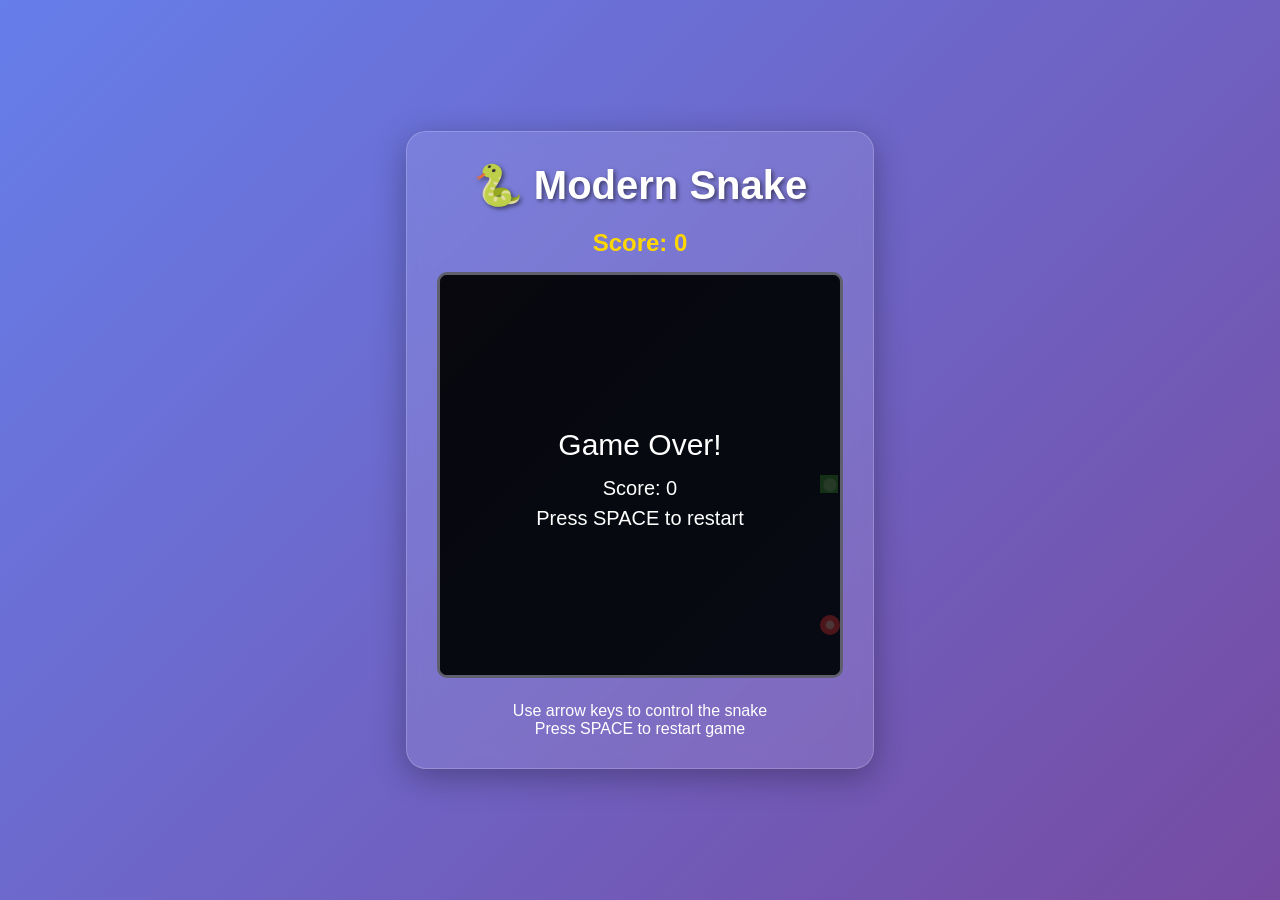
<file: приложения.html>
<!DOCTYPE html>
<html lang="en">
<head>
    <meta charset="UTF-8">
    <meta name="viewport" content="width=device-width, initial-scale=1.0">
    <title>Modern Snake Game</title>
    <style>
        * {
            margin: 0;
            padding: 0;
            box-sizing: border-box;
        }

        body {
            font-family: 'Segoe UI', Tahoma, Geneva, Verdana, sans-serif;
            background: linear-gradient(135deg, #667eea 0%, #764ba2 100%);
            min-height: 100vh;
            display: flex;
            justify-content: center;
            align-items: center;
        }

        .game-container {
            background: rgba(255, 255, 255, 0.1);
            backdrop-filter: blur(10px);
            border-radius: 20px;
            padding: 30px;
            box-shadow: 0 8px 32px rgba(0, 0, 0, 0.3);
            text-align: center;
            border: 1px solid rgba(255, 255, 255, 0.2);
        }

        h1 {
            color: white;
            margin-bottom: 20px;
            font-size: 2.5em;
            text-shadow: 2px 2px 4px rgba(0, 0, 0, 0.5);
        }

        #gameCanvas {
            border: 3px solid rgba(255, 255, 255, 0.3);
            border-radius: 10px;
            background: #1a1a2e;
            box-shadow: inset 0 0 20px rgba(0, 0, 0, 0.5);
        }

        .controls {
            margin-top: 20px;
            color: white;
        }

        .score {
            font-size: 1.5em;
            margin: 15px 0;
            color: #ffd700;
            font-weight: bold;
        }

        .mobile-controls {
            display: none;
            grid-template-columns: repeat(3, 1fr);
            grid-template-rows: repeat(3, 1fr);
            gap: 10px;
            margin-top: 20px;
            max-width: 200px;
            margin-left: auto;
            margin-right: auto;
        }

        .control-btn {
            background: rgba(255, 255, 255, 0.2);
            border: none;
            border-radius: 50%;
            color: white;
            font-size: 1.5em;
            width: 60px;
            height: 60px;
            cursor: pointer;
            transition: all 0.3s ease;
            backdrop-filter: blur(10px);
        }

        .control-btn:active {
            background: rgba(255, 255, 255, 0.4);
            transform: scale(0.95);
        }

        .btn-up { grid-column: 2; grid-row: 1; }
        .btn-left { grid-column: 1; grid-row: 2; }
        .btn-right { grid-column: 3; grid-row: 2; }
        .btn-down { grid-column: 2; grid-row: 3; }

        @media (max-width: 768px) {
            .mobile-controls {
                display: grid;
            }
            
            .game-container {
                padding: 15px;
                margin: 10px;
            }
            
            #gameCanvas {
                width: 100%;
                height: auto;
            }
        }
    </style>
</head>
<body>
    <div class="game-container">
        <h1>🐍 Modern Snake</h1>
        <div class="score">Score: <span id="score">0</span></div>
        <canvas id="gameCanvas" width="400" height="400"></canvas>
        
        <div class="mobile-controls">
            <button class="control-btn btn-up" onclick="changeDirection(0)">↑</button>
            <button class="control-btn btn-left" onclick="changeDirection(3)">←</button>
            <button class="control-btn btn-right" onclick="changeDirection(1)">→</button>
            <button class="control-btn btn-down" onclick="changeDirection(2)">↓</button>
        </div>
        
        <div class="controls">
            <p>Use arrow keys to control the snake</p>
            <p>Press SPACE to restart game</p>
        </div>
    </div>

    <script>
        class SnakeGame {
            constructor() {
                this.canvas = document.getElementById('gameCanvas');
                this.ctx = this.canvas.getContext('2d');
                this.gridSize = 20;
                this.tileCount = this.canvas.width / this.gridSize;
                
                this.reset();
                this.setupEventListeners();
                this.gameLoop();
            }

            reset() {
                this.snake = [
                    {x: 10, y: 10}
                ];
                this.food = this.generateFood();
                this.dx = 1;
                this.dy = 0;
                this.score = 0;
                this.gameOver = false;
                document.getElementById('score').textContent = this.score;
            }

            generateFood() {
                return {
                    x: Math.floor(Math.random() * this.tileCount),
                    y: Math.floor(Math.random() * this.tileCount)
                };
            }

            setupEventListeners() {
                document.addEventListener('keydown', (e) => {
                    if (this.gameOver && e.code === 'Space') {
                        this.reset();
                        return;
                    }

                    const goingUp = this.dy === -1;
                    const goingDown = this.dy === 1;
                    const goingRight = this.dx === 1;
                    const goingLeft = this.dx === -1;

                    if (e.key === 'ArrowUp' && !goingDown) {
                        this.dx = 0;
                        this.dy = -1;
                    }
                    if (e.key === 'ArrowDown' && !goingUp) {
                        this.dx = 0;
                        this.dy = 1;
                    }
                    if (e.key === 'ArrowLeft' && !goingRight) {
                        this.dx = -1;
                        this.dy = 0;
                    }
                    if (e.key === 'ArrowRight' && !goingLeft) {
                        this.dx = 1;
                        this.dy = 0;
                    }
                });

                // Touch controls for mobile
                let touchStartX = 0;
                let touchStartY = 0;

                this.canvas.addEventListener('touchstart', (e) => {
                    touchStartX = e.touches[0].clientX;
                    touchStartY = e.touches[0].clientY;
                    e.preventDefault();
                });

                this.canvas.addEventListener('touchmove', (e) => {
                    if (!touchStartX || !touchStartY) return;

                    const touchEndX = e.touches[0].clientX;
                    const touchEndY = e.touches[0].clientY;

                    const dx = touchEndX - touchStartX;
                    const dy = touchEndY - touchStartY;

                    if (Math.abs(dx) > Math.abs(dy)) {
                        // Horizontal swipe
                        if (dx > 0 && this.dx !== -1) {
                            this.dx = 1;
                            this.dy = 0;
                        } else if (dx < 0 && this.dx !== 1) {
                            this.dx = -1;
                            this.dy = 0;
                        }
                    } else {
                        // Vertical swipe
                        if (dy > 0 && this.dy !== -1) {
                            this.dx = 0;
                            this.dy = 1;
                        } else if (dy < 0 && this.dy !== 1) {
                            this.dx = 0;
                            this.dy = -1;
                        }
                    }

                    touchStartX = null;
                    touchStartY = null;
                    e.preventDefault();
                });
            }

            changeDirection(direction) {
                if (direction === 0 && this.dy !== 1) { // Up
                    this.dx = 0;
                    this.dy = -1;
                } else if (direction === 1 && this.dx !== -1) { // Right
                    this.dx = 1;
                    this.dy = 0;
                } else if (direction === 2 && this.dy !== -1) { // Down
                    this.dx = 0;
                    this.dy = 1;
                } else if (direction === 3 && this.dx !== 1) { // Left
                    this.dx = -1;
                    this.dy = 0;
                }
            }

            update() {
                if (this.gameOver) return;

                const head = {x: this.snake[0].x + this.dx, y: this.snake[0].y + this.dy};

                // Wall collision
                if (head.x < 0 || head.x >= this.tileCount || 
                    head.y < 0 || head.y >= this.tileCount) {
                    this.gameOver = true;
                    return;
                }

                // Self collision
                for (let segment of this.snake) {
                    if (head.x === segment.x && head.y === segment.y) {
                        this.gameOver = true;
                        return;
                    }
                }

                this.snake.unshift(head);

                // Food collision
                if (head.x === this.food.x && head.y === this.food.y) {
                    this.score += 10;
                    document.getElementById('score').textContent = this.score;
                    this.food = this.generateFood();
                } else {
                    this.snake.pop();
                }
            }

            draw() {
                // Clear canvas with gradient
                const gradient = this.ctx.createLinearGradient(0, 0, this.canvas.width, this.canvas.height);
                gradient.addColorStop(0, '#1a1a2e');
                gradient.addColorStop(1, '#16213e');
                this.ctx.fillStyle = gradient;
                this.ctx.fillRect(0, 0, this.canvas.width, this.canvas.height);

                // Draw snake with gradient
                this.snake.forEach((segment, index) => {
                    const gradient = this.ctx.createRadialGradient(
                        segment.x * this.gridSize + this.gridSize/2,
                        segment.y * this.gridSize + this.gridSize/2,
                        0,
                        segment.x * this.gridSize + this.gridSize/2,
                        segment.y * this.gridSize + this.gridSize/2,
                        this.gridSize/2
                    );
                    
                    if (index === 0) {
                        // Head
                        gradient.addColorStop(0, '#4CAF50');
                        gradient.addColorStop(1, '#45a049');
                    } else {
                        // Body
                        gradient.addColorStop(0, '#2196F3');
                        gradient.addColorStop(1, '#1976D2');
                    }
                    
                    this.ctx.fillStyle = gradient;
                    this.ctx.fillRect(segment.x * this.gridSize, segment.y * this.gridSize, 
                                    this.gridSize - 2, this.gridSize - 2);
                    
                    // Rounded corners
                    this.ctx.fillStyle = 'rgba(255, 255, 255, 0.3)';
                    this.ctx.beginPath();
                    this.ctx.arc(segment.x * this.gridSize + this.gridSize/2, 
                                segment.y * this.gridSize + this.gridSize/2, 
                                this.gridSize/3, 0, Math.PI * 2);
                    this.ctx.fill();
                });

                // Draw food with animation
                this.ctx.fillStyle = '#ff4757';
                this.ctx.beginPath();
                this.ctx.arc(this.food.x * this.gridSize + this.gridSize/2,
                            this.food.y * this.gridSize + this.gridSize/2,
                            this.gridSize/2, 0, Math.PI * 2);
                this.ctx.fill();

                // Pulsing effect for food
                const pulse = Math.sin(Date.now() * 0.01) * 2;
                this.ctx.fillStyle = 'rgba(255, 255, 255, 0.6)';
                this.ctx.beginPath();
                this.ctx.arc(this.food.x * this.gridSize + this.gridSize/2,
                            this.food.y * this.gridSize + this.gridSize/2,
                            this.gridSize/4 + pulse, 0, Math.PI * 2);
                this.ctx.fill();

                if (this.gameOver) {
                    this.ctx.fillStyle = 'rgba(0, 0, 0, 0.7)';
                    this.ctx.fillRect(0, 0, this.canvas.width, this.canvas.height);
                    
                    this.ctx.font = '30px Arial';
                    this.ctx.fillStyle = 'white';
                    this.ctx.textAlign = 'center';
                    this.ctx.fillText('Game Over!', this.canvas.width/2, this.canvas.height/2 - 20);
                    this.ctx.font = '20px Arial';
                    this.ctx.fillText(`Score: ${this.score}`, this.canvas.width/2, this.canvas.height/2 + 20);
                    this.ctx.fillText('Press SPACE to restart', this.canvas.width/2, this.canvas.height/2 + 50);
                }
            }

            gameLoop() {
                this.update();
                this.draw();
                setTimeout(() => this.gameLoop(), 100);
            }
        }

        // Initialize game when page loads
        window.addEventListener('load', () => {
            new SnakeGame();
        });

        // Global function for mobile controls
        function changeDirection(direction) {
            if (window.snakeGame) {
                window.snakeGame.changeDirection(direction);
            }
        }

        // Make game instance globally available for mobile controls
        window.addEventListener('load', () => {
            window.snakeGame = new SnakeGame();
        });
    </script>
</body>
</html>
</file>
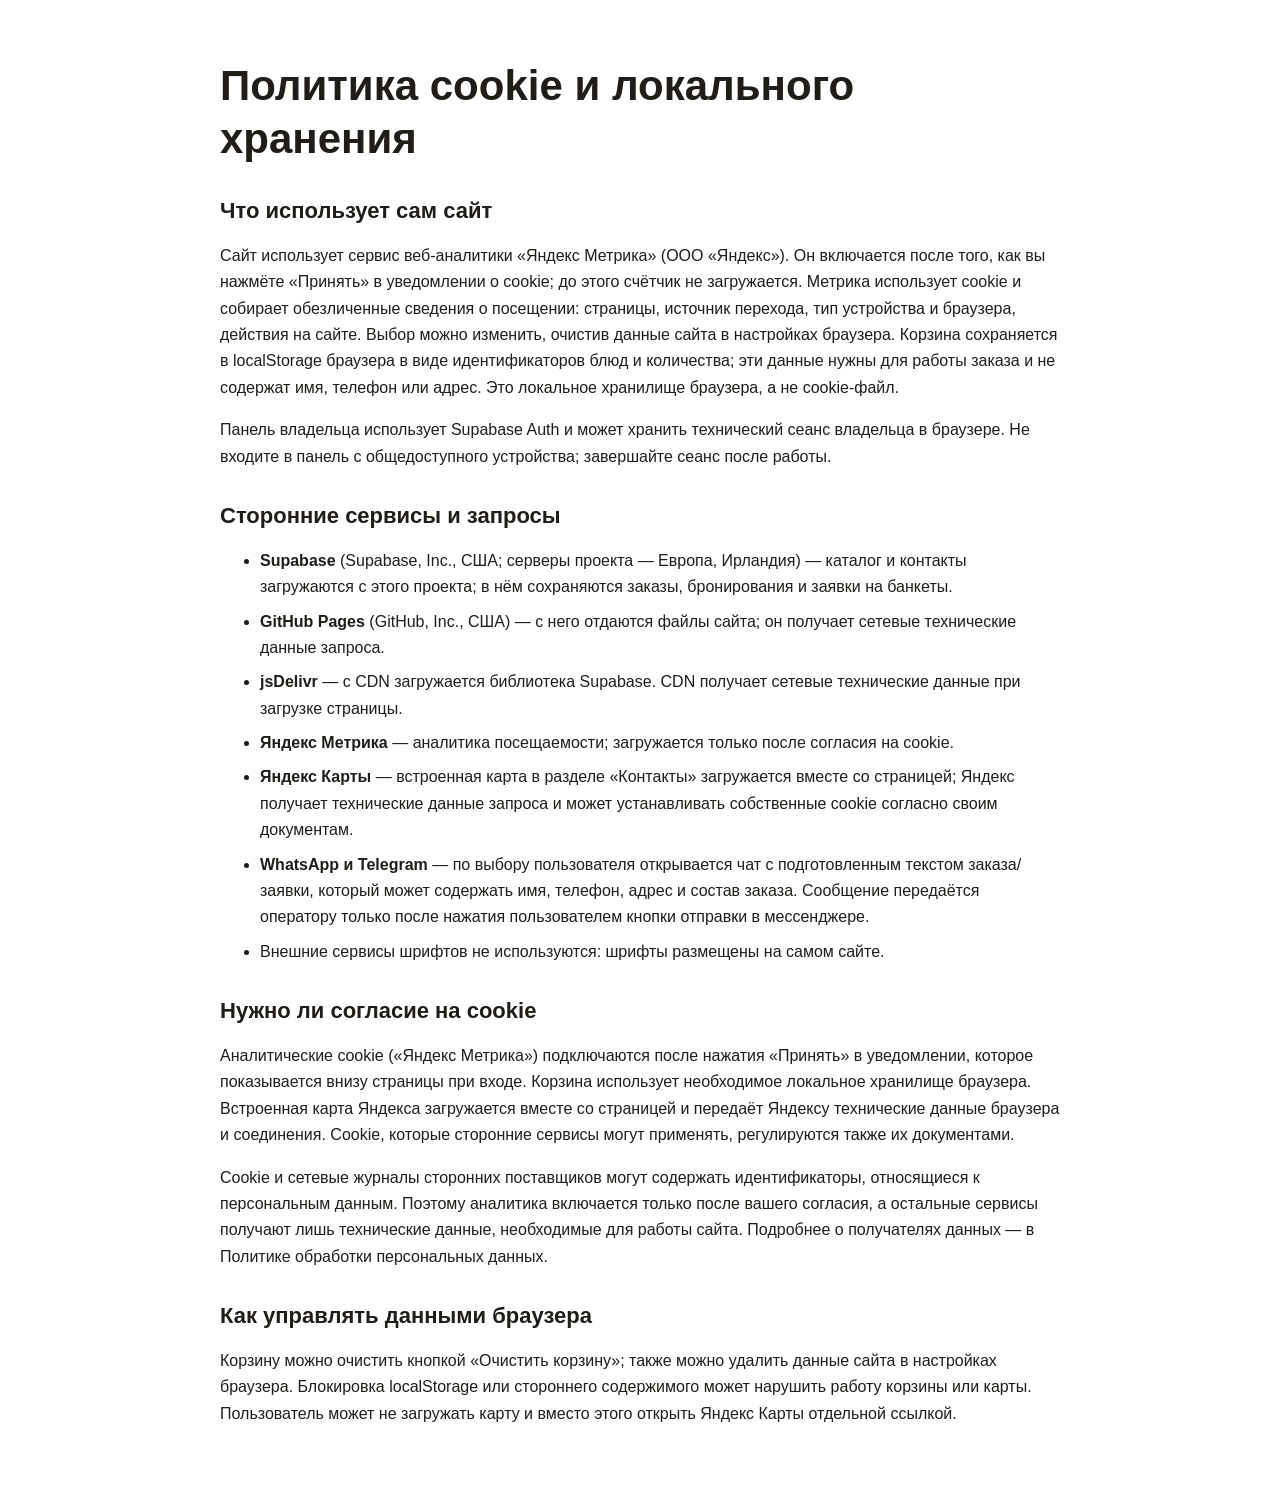
<file: DoniSayt/cookie-policy.html>
<!doctype html>
<html lang="ru">
<head>
  <meta charset="UTF-8">
  <meta name="viewport" content="width=device-width, initial-scale=1.0">
  <meta name="robots" content="noindex,follow">
  <title>Политика cookie и локального хранения — ДониШеф</title>
  <link rel="stylesheet" href="legal.css">
</head>
<body>
  <main class="legal-page">
    <h1>Политика cookie и локального хранения</h1>

    <h2>Что использует сам сайт</h2>
    <p>Сайт использует сервис веб-аналитики «Яндекс Метрика» (ООО «Яндекс»). Он включается после того, как вы нажмёте «Принять» в уведомлении о cookie; до этого счётчик не загружается. Метрика использует cookie и собирает обезличенные сведения о посещении: страницы, источник перехода, тип устройства и браузера, действия на сайте. Выбор можно изменить, очистив данные сайта в настройках браузера. Корзина сохраняется в localStorage браузера в виде идентификаторов блюд и количества; эти данные нужны для работы заказа и не содержат имя, телефон или адрес. Это локальное хранилище браузера, а не cookie-файл.</p>
    <p>Панель владельца использует Supabase Auth и может хранить технический сеанс владельца в браузере. Не входите в панель с общедоступного устройства; завершайте сеанс после работы.</p>

    <h2>Сторонние сервисы и запросы</h2>
    <ul>
      <li><strong>Supabase</strong> (Supabase, Inc., США; серверы проекта — Европа, Ирландия) — каталог и контакты загружаются с этого проекта; в нём сохраняются заказы, бронирования и заявки на банкеты.</li>
      <li><strong>GitHub Pages</strong> (GitHub, Inc., США) — с него отдаются файлы сайта; он получает сетевые технические данные запроса.</li>
      <li><strong>jsDelivr</strong> — с CDN загружается библиотека Supabase. CDN получает сетевые технические данные при загрузке страницы.</li>
      <li><strong>Яндекс Метрика</strong> — аналитика посещаемости; загружается только после согласия на cookie.</li>
      <li><strong>Яндекс Карты</strong> — встроенная карта в разделе «Контакты» загружается вместе со страницей; Яндекс получает технические данные запроса и может устанавливать собственные cookie согласно своим документам.</li>
      <li><strong>WhatsApp и Telegram</strong> — по выбору пользователя открывается чат с подготовленным текстом заказа/заявки, который может содержать имя, телефон, адрес и состав заказа. Сообщение передаётся оператору только после нажатия пользователем кнопки отправки в мессенджере.</li>
      <li>Внешние сервисы шрифтов не используются: шрифты размещены на самом сайте.</li>
    </ul>

    <h2>Нужно ли согласие на cookie</h2>
    <p>Аналитические cookie («Яндекс Метрика») подключаются после нажатия «Принять» в уведомлении, которое показывается внизу страницы при входе. Корзина использует необходимое локальное хранилище браузера. Встроенная карта Яндекса загружается вместе со страницей и передаёт Яндексу технические данные браузера и соединения. Cookie, которые сторонние сервисы могут применять, регулируются также их документами.</p>
    <p>Cookie и сетевые журналы сторонних поставщиков могут содержать идентификаторы, относящиеся к персональным данным. Поэтому аналитика включается только после вашего согласия, а остальные сервисы получают лишь технические данные, необходимые для работы сайта. Подробнее о получателях данных — в Политике обработки персональных данных.</p>

    <h2>Как управлять данными браузера</h2>
    <p>Корзину можно очистить кнопкой «Очистить корзину»; также можно удалить данные сайта в настройках браузера. Блокировка localStorage или стороннего содержимого может нарушить работу корзины или карты. Пользователь может не загружать карту и вместо этого открыть Яндекс Карты отдельной ссылкой.</p>

  </main>
</body>
</html>
</file>
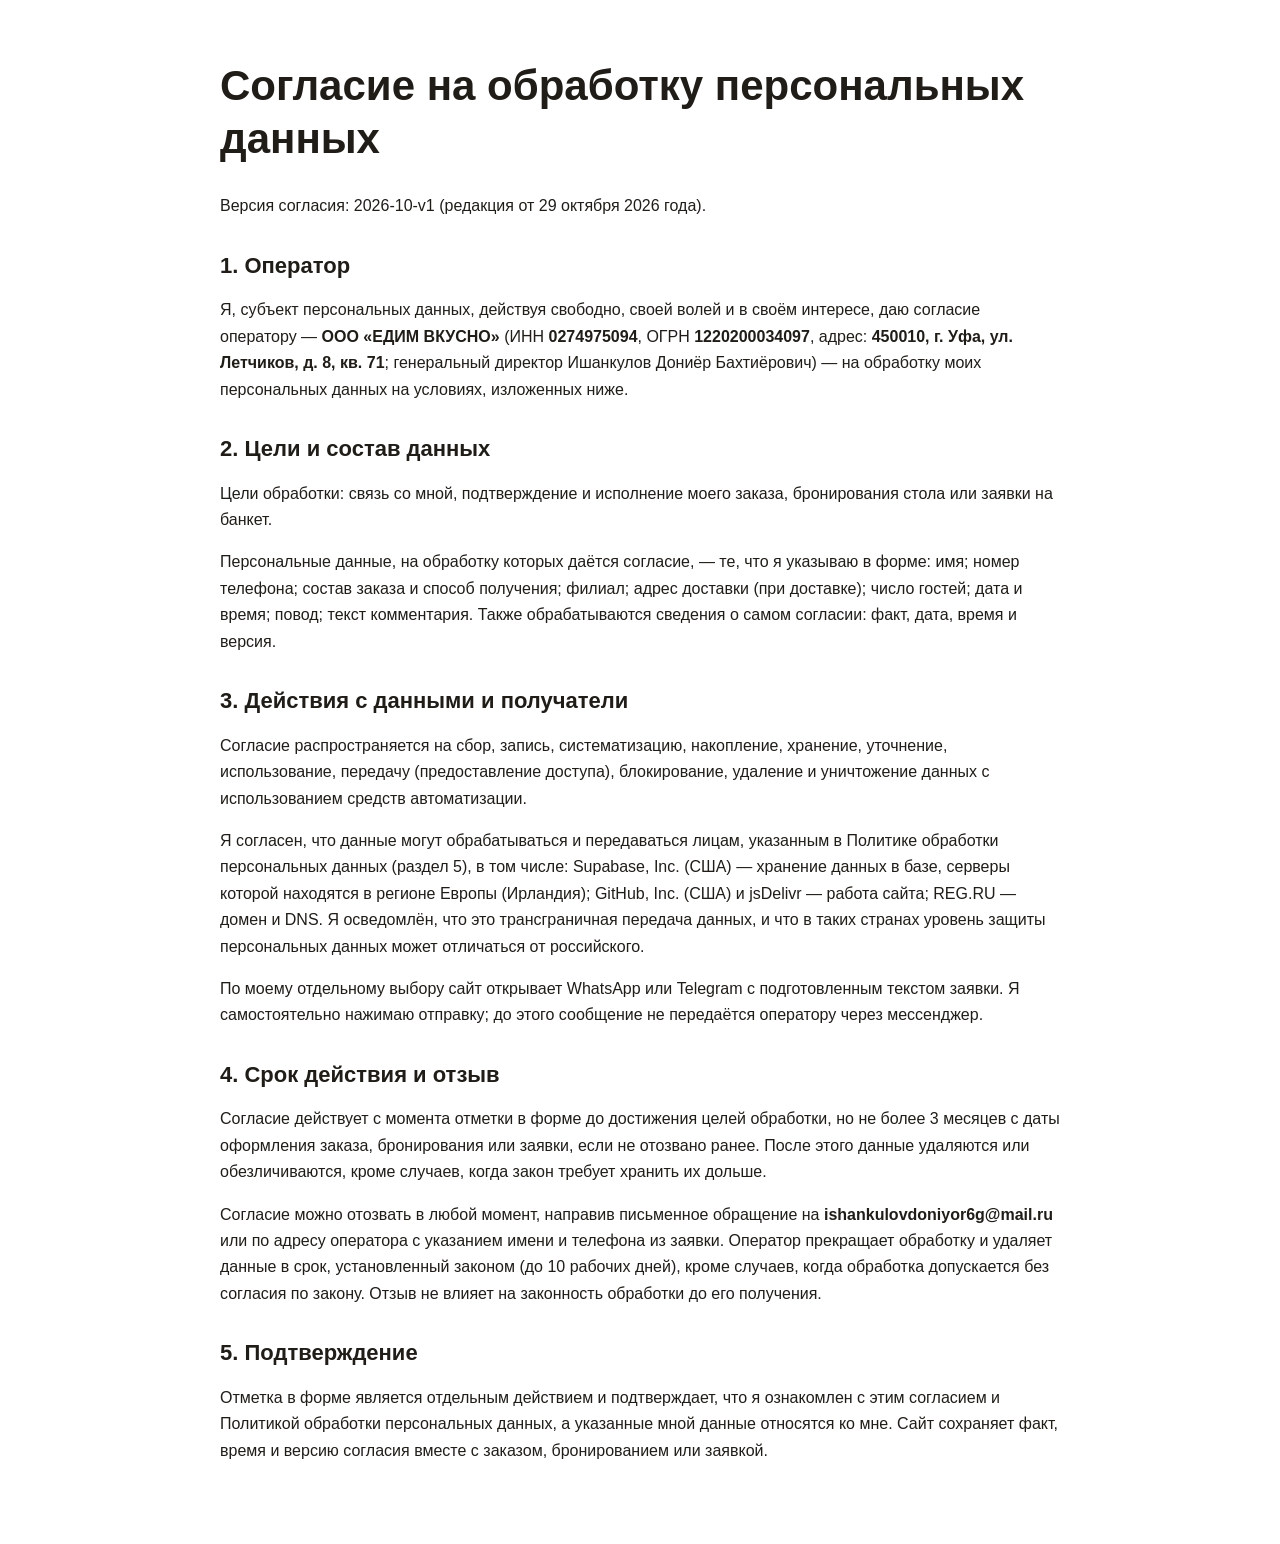
<file: DoniSayt/personal-data-consent.html>
<!doctype html>
<html lang="ru">
<head>
  <meta charset="UTF-8">
  <meta name="viewport" content="width=device-width, initial-scale=1.0">
  <meta name="robots" content="noindex,follow">
  <title>Согласие на обработку персональных данных — ДониШеф</title>
  <link rel="stylesheet" href="legal.css">
</head>
<body>
  <main class="legal-page">
    <h1>Согласие на обработку персональных данных</h1>
    <p>Версия согласия: 2026-10-v1 (редакция от 29 октября 2026 года).</p>

    <h2>1. Оператор</h2>
    <p>Я, субъект персональных данных, действуя свободно, своей волей и в своём интересе, даю согласие оператору — <strong>ООО «ЕДИМ ВКУСНО»</strong> (ИНН <strong>0274975094</strong>, ОГРН <strong>1220200034097</strong>, адрес: <strong>450010, г. Уфа, ул. Летчиков, д. 8, кв. 71</strong>; генеральный директор Ишанкулов Дониёр Бахтиёрович) — на обработку моих персональных данных на условиях, изложенных ниже.</p>

    <h2>2. Цели и состав данных</h2>
    <p>Цели обработки: связь со мной, подтверждение и исполнение моего заказа, бронирования стола или заявки на банкет.</p>
    <p>Персональные данные, на обработку которых даётся согласие, — те, что я указываю в форме: имя; номер телефона; состав заказа и способ получения; филиал; адрес доставки (при доставке); число гостей; дата и время; повод; текст комментария. Также обрабатываются сведения о самом согласии: факт, дата, время и версия.</p>

    <h2>3. Действия с данными и получатели</h2>
    <p>Согласие распространяется на сбор, запись, систематизацию, накопление, хранение, уточнение, использование, передачу (предоставление доступа), блокирование, удаление и уничтожение данных с использованием средств автоматизации.</p>
    <p>Я согласен, что данные могут обрабатываться и передаваться лицам, указанным в Политике обработки персональных данных (раздел 5), в том числе: Supabase, Inc. (США) — хранение данных в базе, серверы которой находятся в регионе Европы (Ирландия); GitHub, Inc. (США) и jsDelivr — работа сайта; REG.RU — домен и DNS. Я осведомлён, что это трансграничная передача данных, и что в таких странах уровень защиты персональных данных может отличаться от российского.</p>
    <p>По моему отдельному выбору сайт открывает WhatsApp или Telegram с подготовленным текстом заявки. Я самостоятельно нажимаю отправку; до этого сообщение не передаётся оператору через мессенджер.</p>

    <h2>4. Срок действия и отзыв</h2>
    <p>Согласие действует с момента отметки в форме до достижения целей обработки, но не более 3 месяцев с даты оформления заказа, бронирования или заявки, если не отозвано ранее. После этого данные удаляются или обезличиваются, кроме случаев, когда закон требует хранить их дольше.</p>
    <p>Согласие можно отозвать в любой момент, направив письменное обращение на <strong>ishankulovdoniyor6g@mail.ru</strong> или по адресу оператора с указанием имени и телефона из заявки. Оператор прекращает обработку и удаляет данные в срок, установленный законом (до 10 рабочих дней), кроме случаев, когда обработка допускается без согласия по закону. Отзыв не влияет на законность обработки до его получения.</p>

    <h2>5. Подтверждение</h2>
    <p>Отметка в форме является отдельным действием и подтверждает, что я ознакомлен с этим согласием и Политикой обработки персональных данных, а указанные мной данные относятся ко мне. Сайт сохраняет факт, время и версию согласия вместе с заказом, бронированием или заявкой.</p>
  </main>
</body>
</html>
</file>
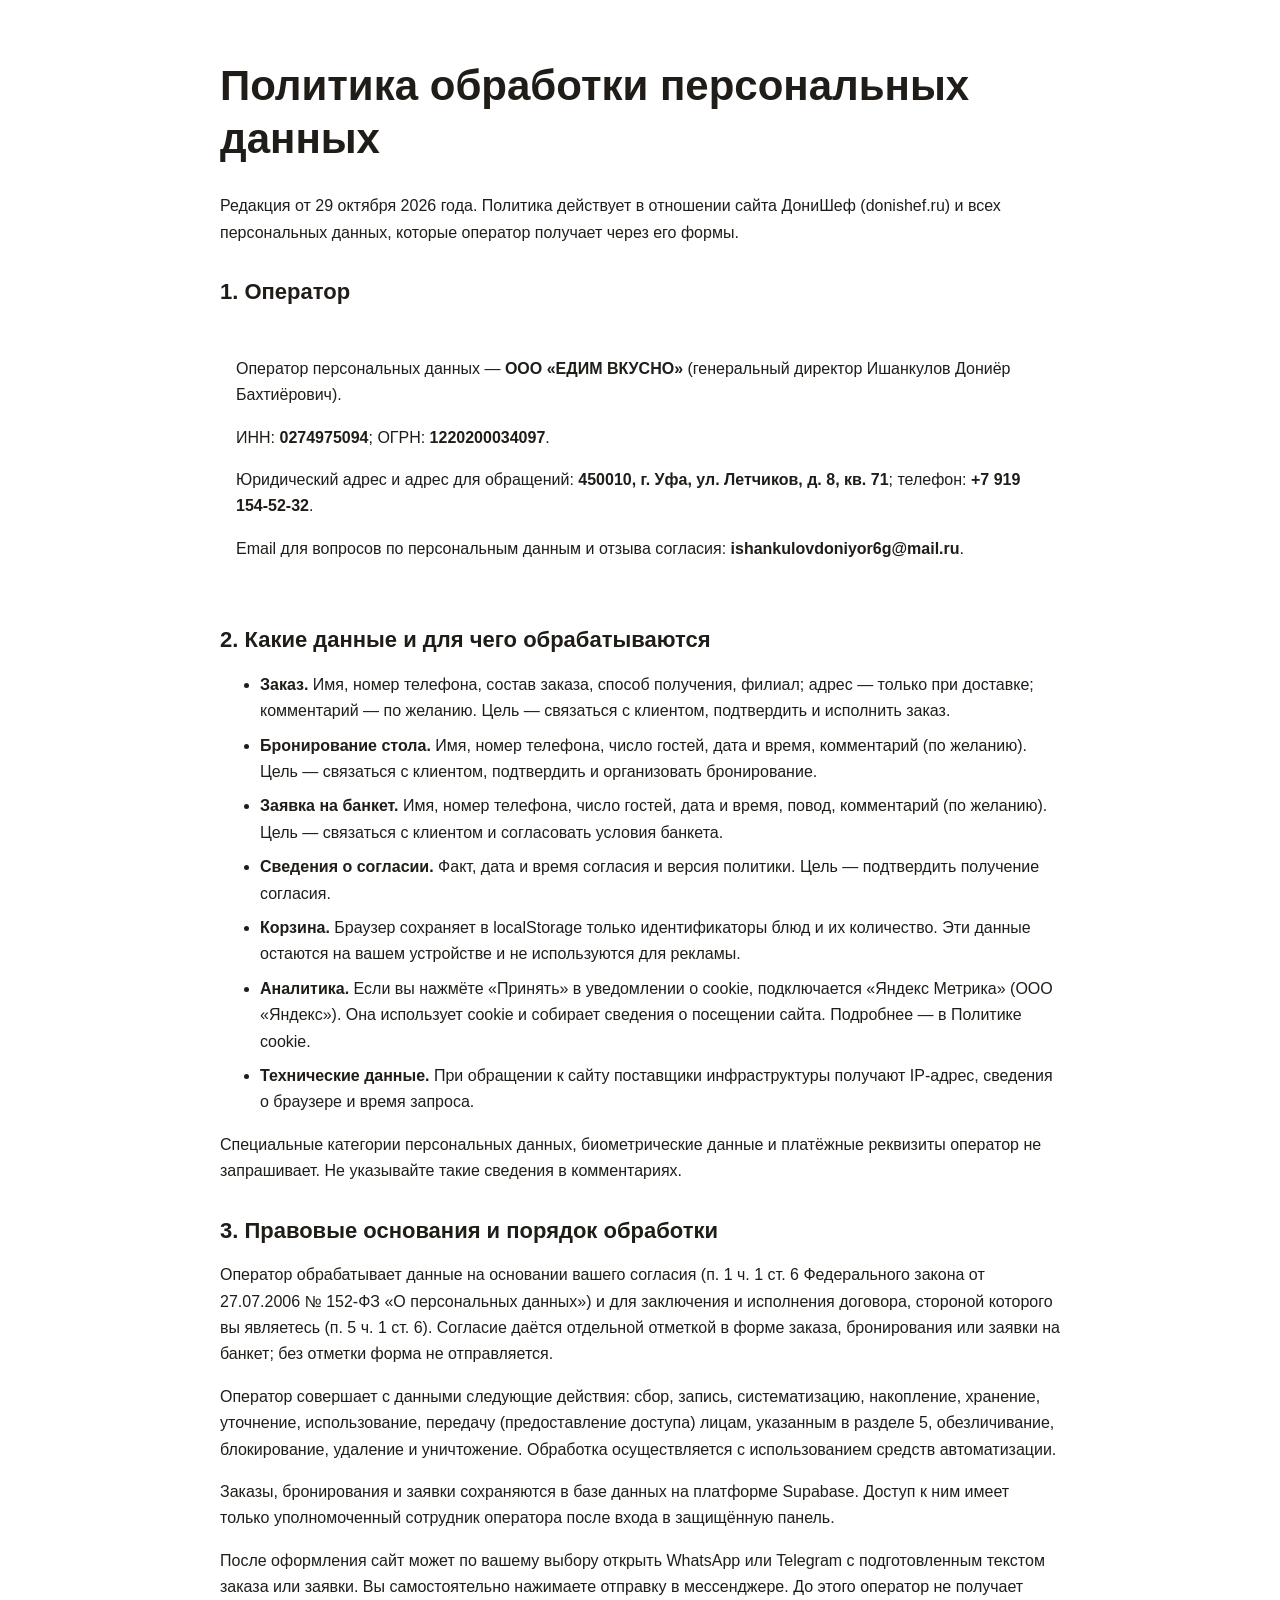
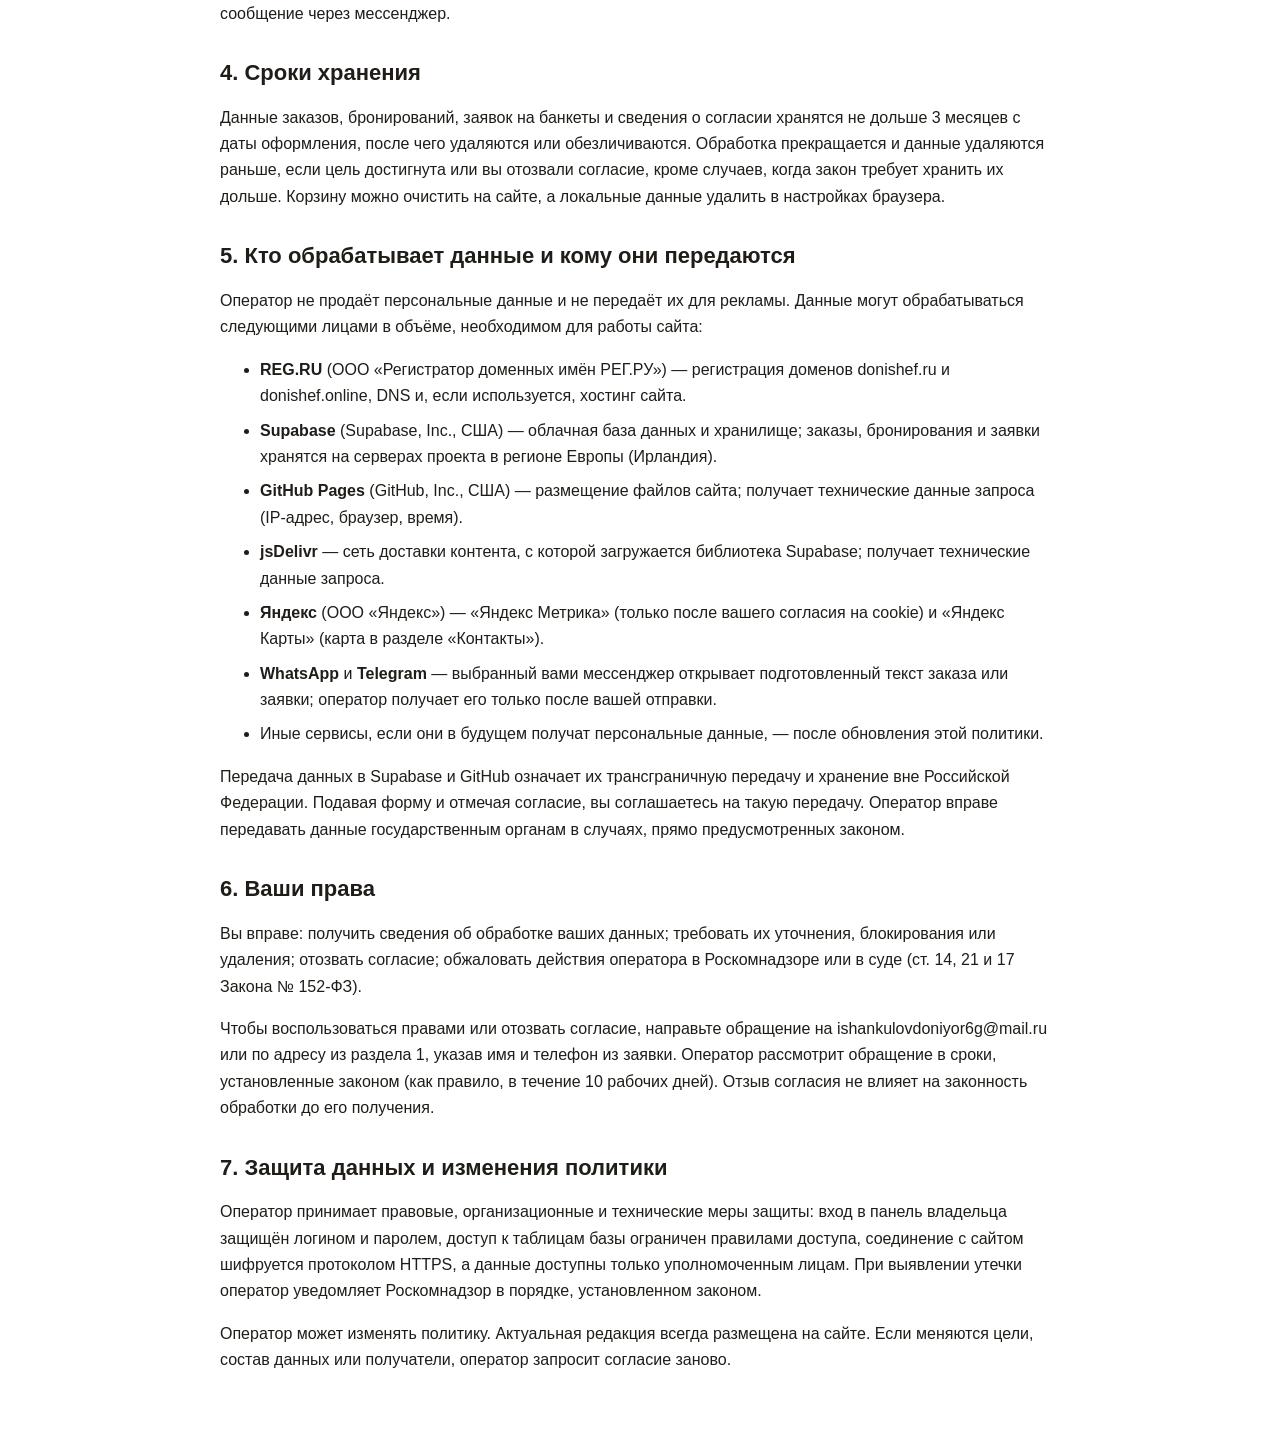
<file: DoniSayt/privacy-policy.html>
<!doctype html>
<html lang="ru">
<head>
  <meta charset="UTF-8">
  <meta name="viewport" content="width=device-width, initial-scale=1.0">
  <meta name="robots" content="noindex,follow">
  <title>Политика обработки персональных данных — ДониШеф</title>
  <link rel="stylesheet" href="legal.css">
</head>
<body>
  <main class="legal-page">
    <h1>Политика обработки персональных данных</h1>
    <p>Редакция от 29 октября 2026 года. Политика действует в отношении сайта ДониШеф (donishef.ru) и всех персональных данных, которые оператор получает через его формы.</p>

    <h2>1. Оператор</h2>
    <div class="operator-details">
      <p>Оператор персональных данных — <strong>ООО «ЕДИМ ВКУСНО»</strong> (генеральный директор Ишанкулов Дониёр Бахтиёрович).</p>
      <p>ИНН: <strong>0274975094</strong>; ОГРН: <strong>1220200034097</strong>.</p>
      <p>Юридический адрес и адрес для обращений: <strong>450010, г. Уфа, ул. Летчиков, д. 8, кв. 71</strong>; телефон: <strong>+7 919 154-52-32</strong>.</p>
      <p>Email для вопросов по персональным данным и отзыва согласия: <strong>ishankulovdoniyor6g@mail.ru</strong>.</p>
    </div>

    <h2>2. Какие данные и для чего обрабатываются</h2>
    <ul>
      <li><strong>Заказ.</strong> Имя, номер телефона, состав заказа, способ получения, филиал; адрес — только при доставке; комментарий — по желанию. Цель — связаться с клиентом, подтвердить и исполнить заказ.</li>
      <li><strong>Бронирование стола.</strong> Имя, номер телефона, число гостей, дата и время, комментарий (по желанию). Цель — связаться с клиентом, подтвердить и организовать бронирование.</li>
      <li><strong>Заявка на банкет.</strong> Имя, номер телефона, число гостей, дата и время, повод, комментарий (по желанию). Цель — связаться с клиентом и согласовать условия банкета.</li>
      <li><strong>Сведения о согласии.</strong> Факт, дата и время согласия и версия политики. Цель — подтвердить получение согласия.</li>
      <li><strong>Корзина.</strong> Браузер сохраняет в localStorage только идентификаторы блюд и их количество. Эти данные остаются на вашем устройстве и не используются для рекламы.</li>
      <li><strong>Аналитика.</strong> Если вы нажмёте «Принять» в уведомлении о cookie, подключается «Яндекс Метрика» (ООО «Яндекс»). Она использует cookie и собирает сведения о посещении сайта. Подробнее — в Политике cookie.</li>
      <li><strong>Технические данные.</strong> При обращении к сайту поставщики инфраструктуры получают IP-адрес, сведения о браузере и время запроса.</li>
    </ul>
    <p>Специальные категории персональных данных, биометрические данные и платёжные реквизиты оператор не запрашивает. Не указывайте такие сведения в комментариях.</p>

    <h2>3. Правовые основания и порядок обработки</h2>
    <p>Оператор обрабатывает данные на основании вашего согласия (п. 1 ч. 1 ст. 6 Федерального закона от 27.07.2006 № 152-ФЗ «О персональных данных») и для заключения и исполнения договора, стороной которого вы являетесь (п. 5 ч. 1 ст. 6). Согласие даётся отдельной отметкой в форме заказа, бронирования или заявки на банкет; без отметки форма не отправляется.</p>
    <p>Оператор совершает с данными следующие действия: сбор, запись, систематизацию, накопление, хранение, уточнение, использование, передачу (предоставление доступа) лицам, указанным в разделе 5, обезличивание, блокирование, удаление и уничтожение. Обработка осуществляется с использованием средств автоматизации.</p>
    <p>Заказы, бронирования и заявки сохраняются в базе данных на платформе Supabase. Доступ к ним имеет только уполномоченный сотрудник оператора после входа в защищённую панель.</p>
    <p>После оформления сайт может по вашему выбору открыть WhatsApp или Telegram с подготовленным текстом заказа или заявки. Вы самостоятельно нажимаете отправку в мессенджере. До этого оператор не получает сообщение через мессенджер.</p>

    <h2>4. Сроки хранения</h2>
    <p>Данные заказов, бронирований, заявок на банкеты и сведения о согласии хранятся не дольше 3 месяцев с даты оформления, после чего удаляются или обезличиваются. Обработка прекращается и данные удаляются раньше, если цель достигнута или вы отозвали согласие, кроме случаев, когда закон требует хранить их дольше. Корзину можно очистить на сайте, а локальные данные удалить в настройках браузера.</p>

    <h2>5. Кто обрабатывает данные и кому они передаются</h2>
    <p>Оператор не продаёт персональные данные и не передаёт их для рекламы. Данные могут обрабатываться следующими лицами в объёме, необходимом для работы сайта:</p>
    <ul>
      <li><strong>REG.RU</strong> (ООО «Регистратор доменных имён РЕГ.РУ») — регистрация доменов donishef.ru и donishef.online, DNS и, если используется, хостинг сайта.</li>
      <li><strong>Supabase</strong> (Supabase, Inc., США) — облачная база данных и хранилище; заказы, бронирования и заявки хранятся на серверах проекта в регионе Европы (Ирландия).</li>
      <li><strong>GitHub Pages</strong> (GitHub, Inc., США) — размещение файлов сайта; получает технические данные запроса (IP-адрес, браузер, время).</li>
      <li><strong>jsDelivr</strong> — сеть доставки контента, с которой загружается библиотека Supabase; получает технические данные запроса.</li>
      <li><strong>Яндекс</strong> (ООО «Яндекс») — «Яндекс Метрика» (только после вашего согласия на cookie) и «Яндекс Карты» (карта в разделе «Контакты»).</li>
      <li><strong>WhatsApp</strong> и <strong>Telegram</strong> — выбранный вами мессенджер открывает подготовленный текст заказа или заявки; оператор получает его только после вашей отправки.</li>
      <li>Иные сервисы, если они в будущем получат персональные данные, — после обновления этой политики.</li>
    </ul>
    <p>Передача данных в Supabase и GitHub означает их трансграничную передачу и хранение вне Российской Федерации. Подавая форму и отмечая согласие, вы соглашаетесь на такую передачу. Оператор вправе передавать данные государственным органам в случаях, прямо предусмотренных законом.</p>

    <h2>6. Ваши права</h2>
    <p>Вы вправе: получить сведения об обработке ваших данных; требовать их уточнения, блокирования или удаления; отозвать согласие; обжаловать действия оператора в Роскомнадзоре или в суде (ст. 14, 21 и 17 Закона № 152-ФЗ).</p>
    <p>Чтобы воспользоваться правами или отозвать согласие, направьте обращение на ishankulovdoniyor6g@mail.ru или по адресу из раздела 1, указав имя и телефон из заявки. Оператор рассмотрит обращение в сроки, установленные законом (как правило, в течение 10 рабочих дней). Отзыв согласия не влияет на законность обработки до его получения.</p>

    <h2>7. Защита данных и изменения политики</h2>
    <p>Оператор принимает правовые, организационные и технические меры защиты: вход в панель владельца защищён логином и паролем, доступ к таблицам базы ограничен правилами доступа, соединение с сайтом шифруется протоколом HTTPS, а данные доступны только уполномоченным лицам. При выявлении утечки оператор уведомляет Роскомнадзор в порядке, установленном законом.</p>
    <p>Оператор может изменять политику. Актуальная редакция всегда размещена на сайте. Если меняются цели, состав данных или получатели, оператор запросит согласие заново.</p>
  </main>
</body>
</html>
</file>
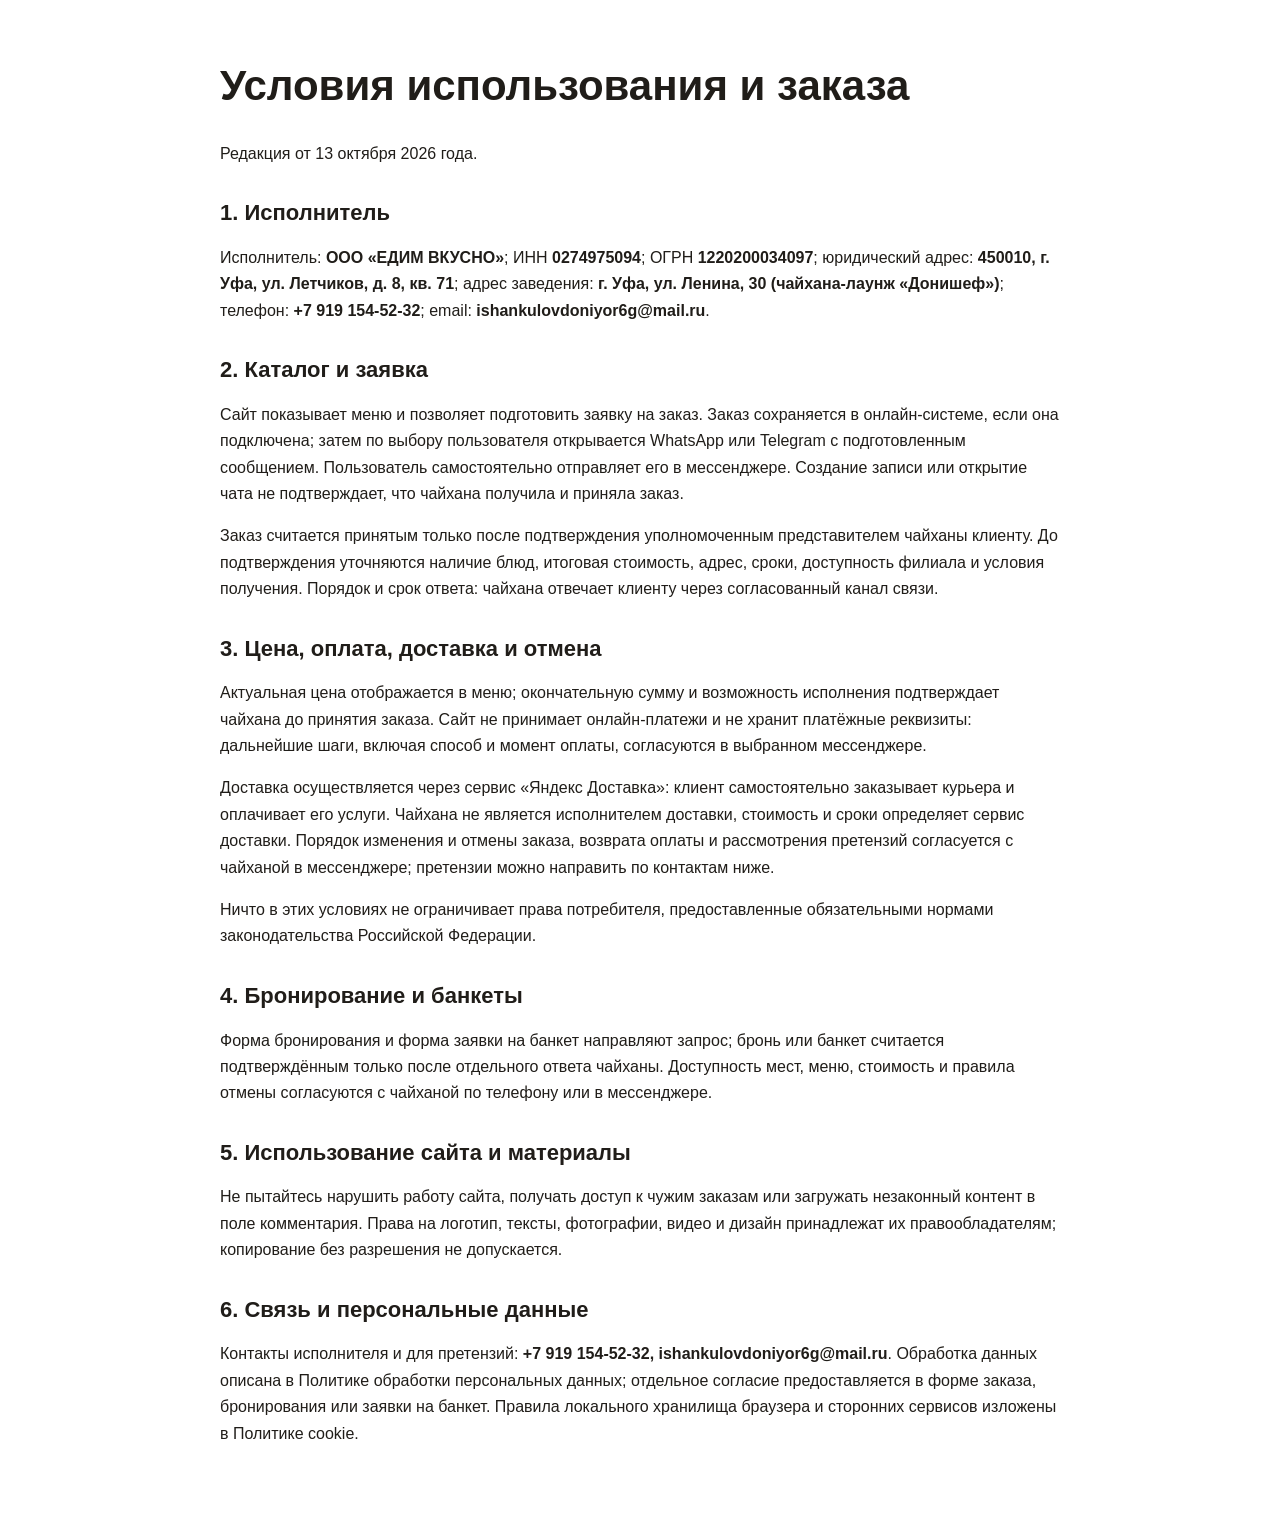
<file: DoniSayt/terms-of-use.html>
<!doctype html>
<html lang="ru">
<head>
  <meta charset="UTF-8">
  <meta name="viewport" content="width=device-width, initial-scale=1.0">
  <meta name="robots" content="noindex,follow">
  <title>Условия использования и заказа — ДониШеф</title>
  <link rel="stylesheet" href="legal.css">
</head>
<body>
  <main class="legal-page">
    <h1>Условия использования и заказа</h1>
    <p>Редакция от 13 октября 2026 года.</p>

    <h2>1. Исполнитель</h2>
    <p>Исполнитель: <strong>ООО «ЕДИМ ВКУСНО»</strong>; ИНН <strong>0274975094</strong>; ОГРН <strong>1220200034097</strong>; юридический адрес: <strong>450010, г. Уфа, ул. Летчиков, д. 8, кв. 71</strong>; адрес заведения: <strong>г. Уфа, ул. Ленина, 30 (чайхана-лаунж «Донишеф»)</strong>; телефон: <strong>+7 919 154-52-32</strong>; email: <strong>ishankulovdoniyor6g@mail.ru</strong>.</p>

    <h2>2. Каталог и заявка</h2>
    <p>Сайт показывает меню и позволяет подготовить заявку на заказ. Заказ сохраняется в онлайн-системе, если она подключена; затем по выбору пользователя открывается WhatsApp или Telegram с подготовленным сообщением. Пользователь самостоятельно отправляет его в мессенджере. Создание записи или открытие чата не подтверждает, что чайхана получила и приняла заказ.</p>
    <p>Заказ считается принятым только после подтверждения уполномоченным представителем чайханы клиенту. До подтверждения уточняются наличие блюд, итоговая стоимость, адрес, сроки, доступность филиала и условия получения. Порядок и срок ответа: чайхана отвечает клиенту через согласованный канал связи.</p>

    <h2>3. Цена, оплата, доставка и отмена</h2>
    <p>Актуальная цена отображается в меню; окончательную сумму и возможность исполнения подтверждает чайхана до принятия заказа. Сайт не принимает онлайн-платежи и не хранит платёжные реквизиты: дальнейшие шаги, включая способ и момент оплаты, согласуются в выбранном мессенджере.</p>
    <p>Доставка осуществляется через сервис «Яндекс Доставка»: клиент самостоятельно заказывает курьера и оплачивает его услуги. Чайхана не является исполнителем доставки, стоимость и сроки определяет сервис доставки. Порядок изменения и отмены заказа, возврата оплаты и рассмотрения претензий согласуется с чайханой в мессенджере; претензии можно направить по контактам ниже.</p>
    <p>Ничто в этих условиях не ограничивает права потребителя, предоставленные обязательными нормами законодательства Российской Федерации.</p>

    <h2>4. Бронирование и банкеты</h2>
    <p>Форма бронирования и форма заявки на банкет направляют запрос; бронь или банкет считается подтверждённым только после отдельного ответа чайханы. Доступность мест, меню, стоимость и правила отмены согласуются с чайханой по телефону или в мессенджере.</p>

    <h2>5. Использование сайта и материалы</h2>
    <p>Не пытайтесь нарушить работу сайта, получать доступ к чужим заказам или загружать незаконный контент в поле комментария. Права на логотип, тексты, фотографии, видео и дизайн принадлежат их правообладателям; копирование без разрешения не допускается.</p>

    <h2>6. Связь и персональные данные</h2>
    <p>Контакты исполнителя и для претензий: <strong>+7 919 154-52-32, ishankulovdoniyor6g@mail.ru</strong>. Обработка данных описана в Политике обработки персональных данных; отдельное согласие предоставляется в форме заказа, бронирования или заявки на банкет. Правила локального хранилища браузера и сторонних сервисов изложены в Политике cookie.</p>
  </main>
</body>
</html>
</file>
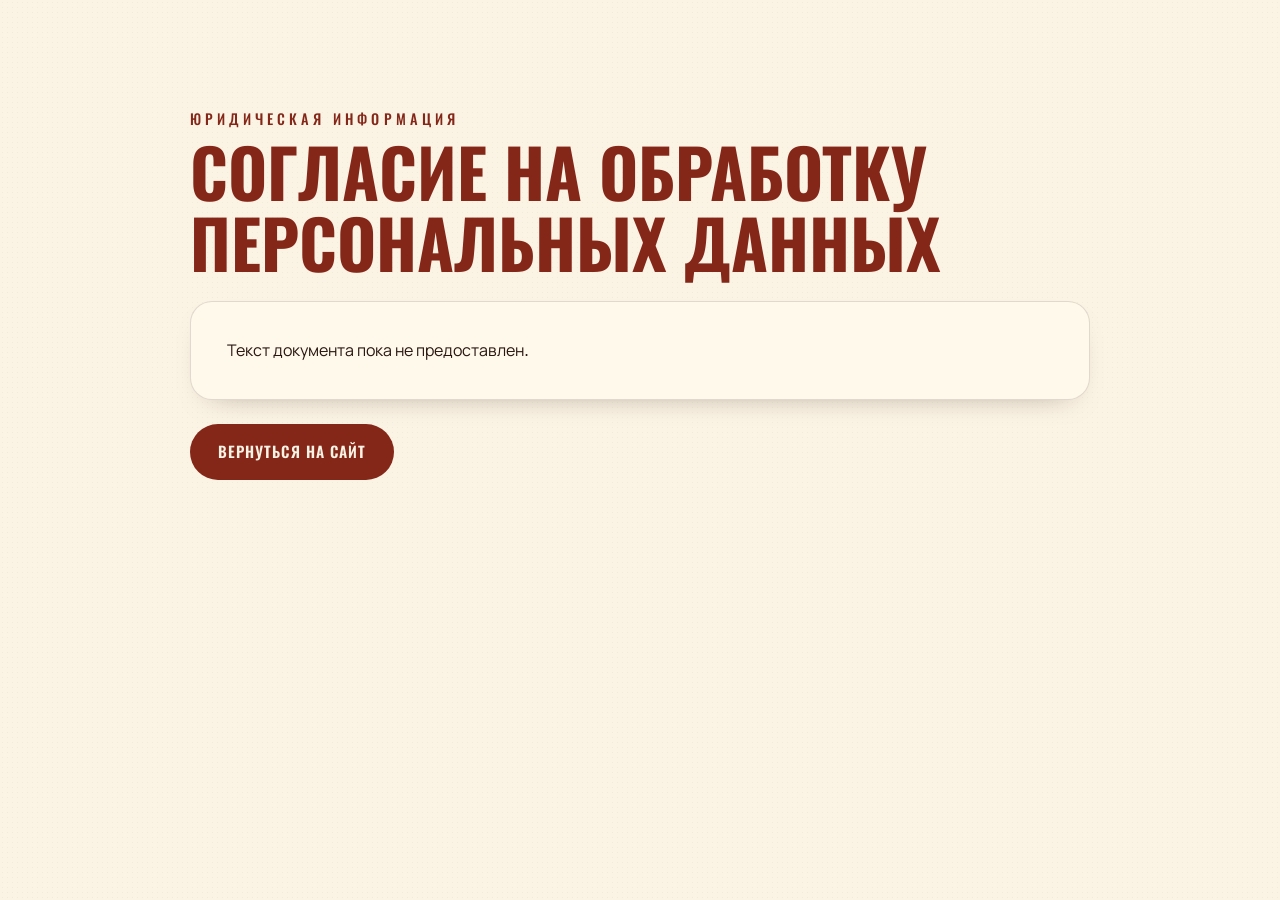
<file: hinko-site/consent.html>
<!doctype html>
<html lang="ru">
<head>
<meta charset="utf-8">
<meta name="viewport" content="width=device-width, initial-scale=1">
<meta name="theme-color" content="#98321F">
<title></title>
<link rel="icon" href="img/logo.jpg">
<link rel="stylesheet" href="style.css">
</head>
<body data-legal-page="consent">
<main class="legal-page">
  <p class="kicker" id="legalKicker"></p>
  <h1 id="legalTitle"></h1>
  <div class="legal-notice" id="legalNotice" role="status"></div>
  <a class="btn btn-terra" id="legalBack" href="index.html"></a>
</main>
<script src="data.js" defer></script>
<script src="app.js" defer></script>
</body>
</html>
</file>
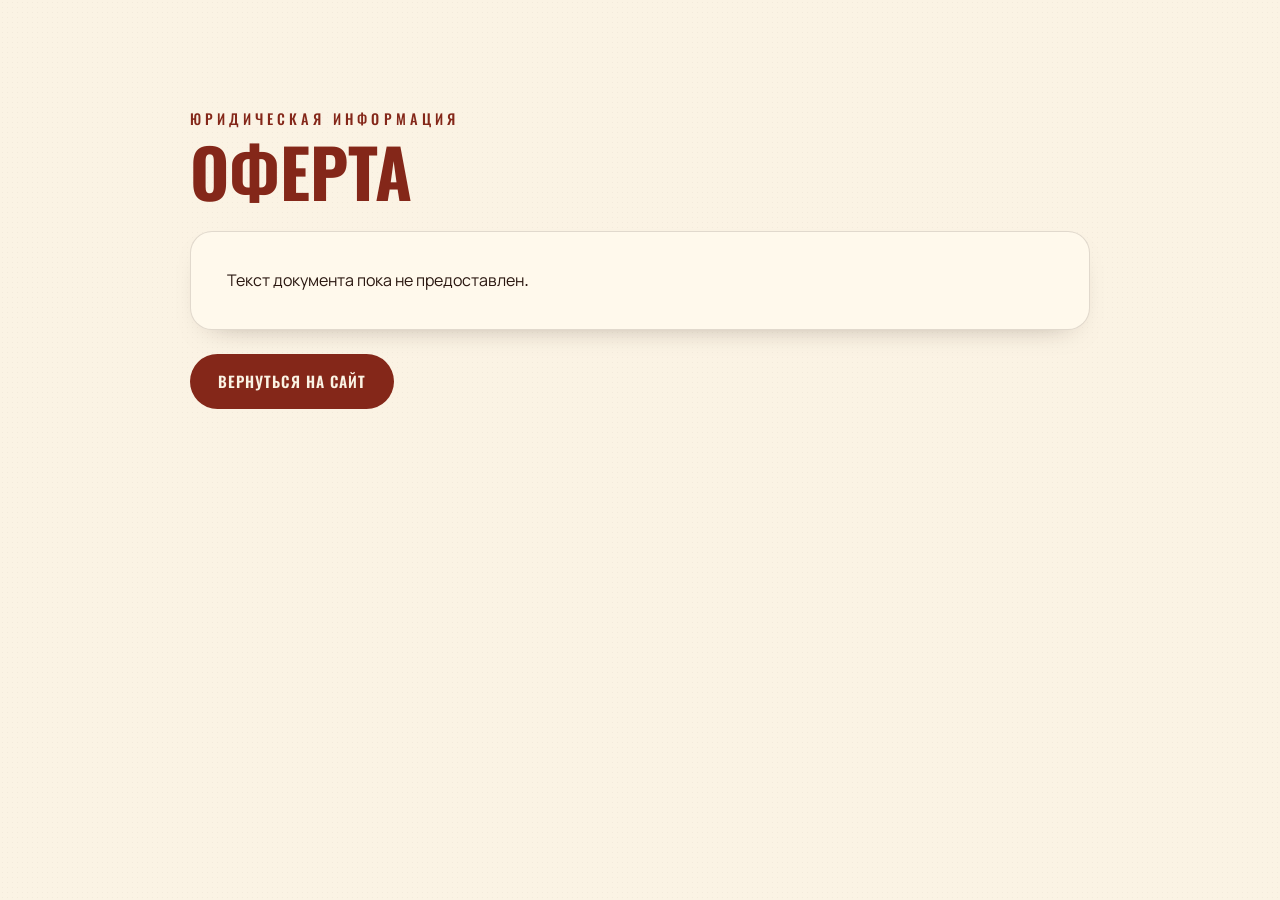
<file: hinko-site/offer.html>
<!doctype html>
<html lang="ru">
<head>
<meta charset="utf-8">
<meta name="viewport" content="width=device-width, initial-scale=1">
<meta name="theme-color" content="#98321F">
<title></title>
<link rel="icon" href="img/logo.jpg">
<link rel="stylesheet" href="style.css">
</head>
<body data-legal-page="offer">
<main class="legal-page">
  <p class="kicker" id="legalKicker"></p>
  <h1 id="legalTitle"></h1>
  <div class="legal-notice" id="legalNotice" role="status"></div>
  <a class="btn btn-terra" id="legalBack" href="index.html"></a>
</main>
<script src="data.js" defer></script>
<script src="app.js" defer></script>
</body>
</html>
</file>
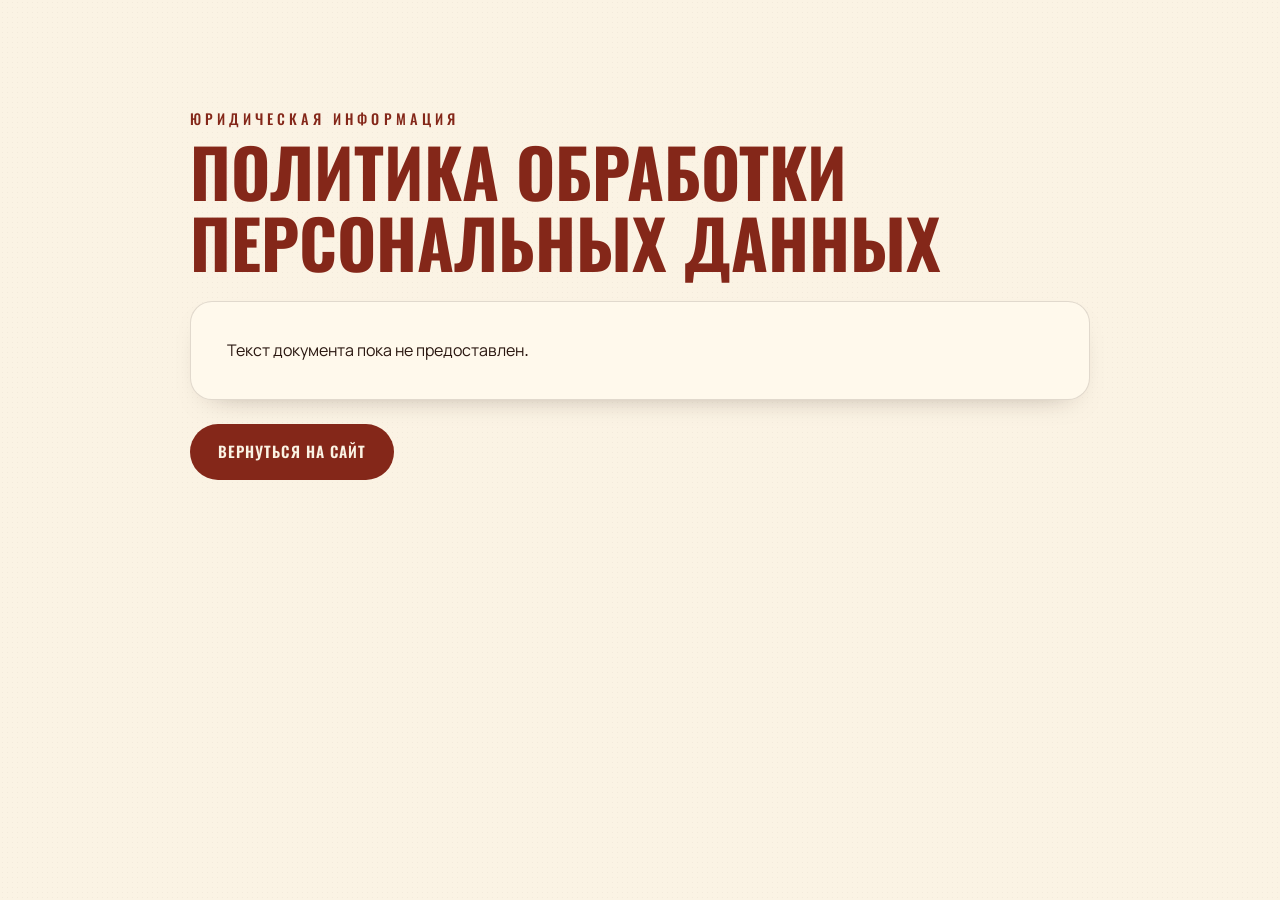
<file: hinko-site/privacy.html>
<!doctype html>
<html lang="ru">
<head>
<meta charset="utf-8">
<meta name="viewport" content="width=device-width, initial-scale=1">
<meta name="theme-color" content="#98321F">
<title></title>
<link rel="icon" href="img/logo.jpg">
<link rel="stylesheet" href="style.css">
</head>
<body data-legal-page="privacy">
<main class="legal-page">
  <p class="kicker" id="legalKicker"></p>
  <h1 id="legalTitle"></h1>
  <div class="legal-notice" id="legalNotice" role="status"></div>
  <a class="btn btn-terra" id="legalBack" href="index.html"></a>
</main>
<script src="data.js" defer></script>
<script src="app.js" defer></script>
</body>
</html>
</file>
<file: DoniSayt/legal.css>
:root { color-scheme: light; font: 16px/1.65 Arial, sans-serif; color: #201d19; background: #fff; }
* { box-sizing: border-box; }
body { margin: 0; }
.legal-page { max-width: 880px; margin: 0 auto; padding: 32px 20px 64px; }
.legal-page h1, .legal-page h2 { line-height: 1.25; }
.legal-page h1 { font-size: clamp(28px, 5vw, 42px); }
.legal-page h2 { margin-top: 32px; font-size: 22px; }
.legal-page li { margin: 8px 0; }
.legal-page a { color: #8e3528; }
.operator-details { padding: 16px; background: #fff; }
.site-legal-links { display: flex; flex-wrap: wrap; justify-content: center; gap: 10px 22px; padding: 18px 20px; border-top: 1px solid rgba(37, 23, 16, .12); background: #f8f4ec; font-size: 12px; }
.site-legal-links a { color: #554d45; text-underline-offset: 3px; }
.site-legal-links a:hover, .site-legal-links a:focus-visible { color: #8e3528; }
.map-consent-card { display: grid; min-height: 100%; align-content: center; justify-items: center; gap: 14px; padding: 26px; text-align: center; }
.map-consent-card p { max-width: 420px; margin: 0; color: #514a42; font-size: 14px; line-height: 1.6; }
.map-consent-card .btn { cursor: pointer; }
.cookie-banner { position: fixed; left: 16px; right: 16px; bottom: 16px; z-index: 200; display: flex; align-items: center; justify-content: space-between; gap: 24px; max-width: 1180px; margin: 0 auto; padding: 18px 28px; border: 1px solid var(--line); border-radius: 16px; background: var(--cream); color: var(--ink); box-shadow: var(--shadow); font-size: 14px; line-height: 1.5; }
.cookie-banner p { flex: 1 1 auto; margin: 0; }
.cookie-banner a { color: var(--red); text-decoration: underline; }
.cookie-accept { flex: 0 0 auto; padding: 12px 32px; border-radius: 999px; background: var(--red); color: #fff; font-weight: 700; font-size: 14px; cursor: pointer; }
.cookie-accept:hover { background: #8e2d1e; }
@media (max-width: 600px) { .cookie-banner { left: 10px; right: 10px; bottom: 10px; flex-direction: column; align-items: stretch; gap: 10px; padding: 14px; font-size: 12.5px; } .cookie-accept { width: 100%; padding: 10px; } }

footer.site-footer { padding: 56px 0 24px; background: var(--dark); color: #ddd7ce; }
.footer-top { display: grid; grid-template-columns: 1.4fr 1fr 1.3fr 1fr; gap: 32px; align-items: start; }
.footer-brand .logo { display: inline-grid; gap: 4px; margin-bottom: 14px; }
.footer-brand .logo-name { font-size: 30px; color: #fff; }
.footer-brand p { margin: 4px 0; color: #aaa39a; font-size: 14px; }
.footer-brand .footer-address { margin-top: 14px; }
.footer-col { display: grid; gap: 8px; align-content: start; font-size: 14px; }
.footer-col h4 { margin: 0 0 6px; color: #e8af49; font-size: 12px; letter-spacing: .16em; text-transform: uppercase; }
.footer-col nav { display: grid; gap: 10px; }
.footer-col a { color: #ddd7ce; text-decoration: none; }
.footer-col a:hover, .footer-legal a:hover { color: #e3b79d; }
.footer-label { margin-top: 6px; color: #aaa39a; font-size: 12px; }
.footer-col .footer-strong { color: #fff; font-weight: 700; overflow-wrap: anywhere; }
.footer-col .social-links { display: grid; gap: 12px; }
.footer-col .social-links a { color: #ddd7ce; }
.footer-bottom { display: grid; gap: 10px; margin-top: 36px; padding-top: 20px; border-top: 1px solid rgba(255, 255, 255, .12); font-size: 12px; color: #aaa39a; }
.footer-legal { display: flex; flex-wrap: wrap; gap: 8px 24px; }
.footer-legal a { color: #aaa39a; text-decoration: underline; text-underline-offset: 3px; }
@media (max-width: 900px) { .footer-top { grid-template-columns: 1fr 1fr; } }
@media (max-width: 560px) { footer.site-footer { padding: 36px 0 20px; } .footer-top { grid-template-columns: 1fr; gap: 24px; } .footer-legal { flex-direction: column; } }
@media (max-width: 600px) { .legal-page { padding: 24px 16px 48px; } .site-legal-links { align-items: flex-start; flex-direction: column; } }

@media (max-width: 900px) { input, select, textarea { font-size: 16px !important; } }
html { -webkit-text-size-adjust: 100%; text-size-adjust: 100%; }
a, button, input, select, textarea, label { touch-action: manipulation; }
.modal-box input, .modal-box select, .modal-box textarea { width: 100%; min-width: 0; max-width: 100%; }
.modal-box input[type="date"], .modal-box input[type="time"] { display: block; -webkit-appearance: none; appearance: none; min-height: 48px; text-align: left; }
.modal-box label, .booking-form-row, .booking-form-row > label { min-width: 0; }
.modal-box { overflow-x: hidden; }
.modal { overscroll-behavior: contain; }
@media (hover: none) {
  .menu-card:hover, .menu-card:hover .food-image img, .branch-grid a:hover { transform: none !important; }
}
</file>
<file: hinko-site/style.css>
@font-face{
  font-family:"Manrope";
  src:url("fonts/manrope-cyrillic.woff2") format("woff2");
  font-style:normal;
  font-weight:400 800;
  font-display:swap;
}
@font-face{
  font-family:"Oswald";
  src:url("fonts/oswald-cyrillic.woff2") format("woff2");
  font-style:normal;
  font-weight:500 700;
  font-display:swap;
}
@font-face{
  font-family:"Marck Script";
  src:url("fonts/marck-script-cyrillic.woff2") format("woff2");
  font-style:normal;
  font-weight:400;
  font-display:swap;
}
:root{
  --terra:#842719;      /* более глубокий оттенок логотипа */
  --terra-2:#963B28;    /* более глубокий терракотовый фон */
  --terra-dark:#6E2314;
  --cream:#FBF3E4;
  --cream-2:#F4E7D0;
  --card:#FFF9EC;
  --brown:#2A1710;
  --gold:#D9A441;
  --olive:#5E6B3A;
  --radius:22px;
  --head:"Oswald","Arial Narrow","Roboto Condensed",Impact,sans-serif;
  --body:"Manrope",system-ui,-apple-system,"Segoe UI",Roboto,sans-serif;
  --script:"Marck Script","Segoe Script",cursive;
  --pad:clamp(16px,4vw,48px);
}
*{box-sizing:border-box;margin:0;padding:0}
html{scroll-behavior:smooth;scroll-padding-top:84px}
body{font-family:var(--body);background-color:var(--cream);background-image:radial-gradient(rgba(42,23,16,.035) .55px,transparent .65px);background-size:5px 5px;color:var(--brown);line-height:1.55;-webkit-font-smoothing:antialiased;overflow-x:hidden}
img,video{display:block;max-width:100%}
a{color:inherit}
a:focus-visible,button:focus-visible{outline:3px solid var(--gold);outline-offset:4px}
.wrap{max-width:1240px;margin:0 auto;padding:0 var(--pad)}
.script{font-family:var(--script);font-size:1.6rem;line-height:1}

/* ---------- header ---------- */
.top{position:fixed;inset:0 0 auto 0;z-index:50;display:flex;align-items:center;gap:28px;padding:10px var(--pad);
  background:rgba(152,50,31,.94);backdrop-filter:blur(10px);color:var(--cream);box-shadow:0 2px 20px rgba(42,23,16,.25)}
.brand img{width:52px;height:52px;border-radius:50%;box-shadow:0 0 0 2px var(--cream)}
nav{display:flex;gap:26px;margin-left:auto}
.top #nav{position:absolute;left:50%;margin-left:0;transform:translateX(-50%)}
nav a{font-family:var(--head);font-weight:500;letter-spacing:.08em;text-transform:uppercase;font-size:.95rem;text-decoration:none;opacity:.9;position:relative}
nav a::after{content:"";position:absolute;left:0;right:0;bottom:-4px;height:2px;background:var(--gold);transform:scaleX(0);transition:.25s;transform-origin:left}
nav a:hover::after{transform:scaleX(1)}
.burger{display:none;margin-left:auto;background:none;border:0;width:44px;height:44px;cursor:pointer;position:relative}
.burger span{position:absolute;left:10px;right:10px;height:2px;background:var(--cream);transition:.25s}
.burger span:first-child{top:16px}.burger span:last-child{top:26px}
.burger[aria-expanded=true] span:first-child{top:21px;transform:rotate(45deg)}
.burger[aria-expanded=true] span:last-child{top:21px;transform:rotate(-45deg)}

/* ---------- buttons ---------- */
.btn{display:inline-flex;align-items:center;gap:8px;padding:14px 26px;border-radius:999px;font-family:var(--head);font-weight:600;letter-spacing:.07em;text-transform:uppercase;font-size:.95rem;text-decoration:none;border:2px solid transparent;transition:translate .2s,box-shadow .2s,background .2s;cursor:pointer;translate:var(--mag-x,0px) var(--mag-y,0px)}
.btn:hover{translate:var(--mag-x,0px) calc(var(--mag-y,0px) - 2px);box-shadow:0 8px 20px rgba(42,23,16,.25)}
.btn-gold{background:var(--gold);color:var(--brown);padding:10px 20px}
.head-actions{display:flex;align-items:center;gap:10px;margin-left:auto}
.head-actions .head-cta{white-space:nowrap}
.head-order{padding:10px 20px;border-color:rgba(251,243,228,.65);background:transparent;color:var(--cream);white-space:nowrap}
.head-order:hover{background:rgba(251,243,228,.1)}
.btn-cream{background:var(--cream);color:var(--terra)}
.btn-ghost{border-color:rgba(251,243,228,.6);color:var(--cream)}
.btn-ghost:hover{background:rgba(251,243,228,.12)}
.btn-rating{background:rgba(42,23,16,.22);border-color:rgba(251,243,228,.28);color:var(--cream)}
.btn-rating:hover{background:rgba(42,23,16,.4)}
.btn-terra{background:var(--terra);color:var(--cream)}

/* ---------- hero ---------- */
.hero{position:relative;min-height:100svh;display:flex;align-items:center;
  padding:130px var(--pad) 74px;background:
    radial-gradient(900px 500px at 85% 30%,rgba(217,164,65,.22),transparent 60%),
    radial-gradient(700px 500px at 0% 100%,rgba(0,0,0,.25),transparent 60%),
    var(--terra);
  color:var(--cream);overflow:hidden}
.hero::before{content:"";position:absolute;inset:0;opacity:.07;pointer-events:none;
  background-image:url("data:image/svg+xml,%3Csvg xmlns='http://www.w3.org/2000/svg' width='160' height='160'%3E%3Cfilter id='n'%3E%3CfeTurbulence type='fractalNoise' baseFrequency='.9' numOctaves='2'/%3E%3C/filter%3E%3Crect width='160' height='160' filter='url(%23n)'/%3E%3C/svg%3E")}
.hero-wrap{position:relative;width:min(100%,1440px);margin:0 auto}
.eyebrow{font-family:var(--head);letter-spacing:.3em;text-transform:uppercase;font-size:.85rem;opacity:.85;margin-bottom:8px;text-align:center}
.hero h1{position:relative;z-index:2;font-family:var(--head);font-weight:700;font-size:clamp(6rem,20.5vw,17rem);line-height:.82;letter-spacing:-.035em;white-space:nowrap;text-align:center}
.hero-content{position:relative;display:flex;flex-direction:column;align-items:center;gap:16px;margin-top:28px}
.hero-text{position:relative;z-index:2;width:min(100%,900px);max-width:900px;text-align:center}
.hero h1{animation:hero-mask 1s cubic-bezier(.18,.7,.2,1) both}
.hero .eyebrow{animation:hero-enter .55s ease-out .72s both}
.hero .tagline{animation:hero-enter .55s ease-out .88s both}
.hero .lead{animation:hero-enter .6s ease-out 1.02s both}
@keyframes hero-mask{from{clip-path:inset(100% 0 0)}to{clip-path:inset(0)}}
@keyframes hero-enter{from{opacity:0;translate:0 16px}to{opacity:1;translate:0 0}}
.tagline{font-family:var(--head);font-weight:600;font-size:clamp(1.1rem,2.6vw,1.7rem);letter-spacing:.32em;text-transform:uppercase;margin:14px 0 22px;display:flex;align-items:center;justify-content:center;gap:16px}
.tagline i{width:10px;height:10px;border-radius:50%;background:var(--cream);display:inline-block}
.lead{font-size:1.1rem;max-width:40em;opacity:.92;margin:0 auto 30px}
.hero-visual{position:relative;display:grid;grid-template-columns:repeat(3,minmax(0,1fr));align-items:center;gap:clamp(12px,2vw,28px);width:min(84vw,1260px);max-width:100%;height:min(420px,38vw);min-height:290px;margin:8px auto 0}
.hero-strip{height:84%;min-width:0;border-radius:120px;overflow:hidden;background:var(--brown);box-shadow:0 22px 50px rgba(42,23,16,.35);translate:0 var(--parallax-y,0px);will-change:transform,translate}
.hero-strip-two{height:100%;transform:translateY(-8%)}
.hero-strip-three{height:78%;transform:translateY(10%)}
.hero-strip video{width:100%;height:100%;object-fit:cover;filter:saturate(1.05) contrast(1.03)}

/* ---------- ribbon ---------- */
.ribbon{background:var(--brown);color:var(--cream);overflow:hidden;border-block:3px solid var(--gold)}
.ribbon-track{display:flex;gap:28px;width:max-content;padding:16px 0;animation:slide var(--ribbon-duration,32s) linear infinite;font-family:var(--head);font-weight:600;font-size:1.5rem;letter-spacing:.2em;text-transform:uppercase}
.ribbon-track b{color:var(--gold);font-size:.7rem;align-self:center}
@keyframes slide{to{transform:translateX(-33.333%)}}

/* ---------- sections ---------- */
.section{padding:clamp(64px,9vw,120px) 0}
.menu{position:relative;background-color:var(--cream);background-image:radial-gradient(rgba(42,23,16,.03) .55px,transparent .65px);background-size:5px 5px}
.menu::before{content:"";position:absolute;left:0;right:0;top:-10px;height:12px;background:url("data:image/svg+xml,%3Csvg xmlns='http://www.w3.org/2000/svg' width='160' height='12' viewBox='0 0 160 12'%3E%3Cpath fill='%23FBF3E4' d='M0 12V5Q10 0 20 5T40 5T60 5T80 5T100 5T120 5T140 5T160 5V12Z'/%3E%3C/svg%3E") repeat-x center bottom/160px 12px;pointer-events:none}
.kicker{font-family:var(--head);font-weight:500;letter-spacing:.28em;text-transform:uppercase;color:var(--terra);font-size:.9rem;margin-bottom:6px}
.kicker.light{color:var(--gold)}
h2{font-family:var(--head);font-weight:700;text-transform:uppercase;font-size:clamp(2.4rem,6vw,4.4rem);line-height:1;color:var(--terra);letter-spacing:.01em;margin-bottom:40px}
h2.light{color:var(--cream)}
.menu-heading{display:flex;align-items:center;justify-content:space-between;gap:24px}
.menu-heading h2{margin-bottom:28px}
.menu-flags{display:flex;justify-content:flex-end;align-items:flex-end;gap:clamp(6px,1.2vw,18px);margin-bottom:28px}
.menu-flag{display:flex;flex-direction:column;align-items:center;gap:4px;max-width:112px;font-size:.68rem;line-height:1.2;text-align:center;color:var(--brown)}
.menu-flag svg{width:30px;height:30px;overflow:visible}
.menu-flag line{stroke:var(--brown);stroke-width:1.5}
.menu-flag path{stroke:rgba(42,23,16,.25);stroke-width:.7}
.filling-picker{display:grid;grid-template-columns:minmax(180px,.72fr) minmax(0,1.28fr);gap:clamp(20px,4vw,48px);align-items:center;margin:0 0 32px;padding:clamp(18px,3vw,32px);border:1px solid rgba(42,23,16,.1);border-radius:var(--radius);background:var(--card);box-shadow:0 12px 30px -22px rgba(42,23,16,.5)}
.filling-picker>img{width:100%;aspect-ratio:4/3;object-fit:cover;border-radius:16px;filter:saturate(1.05) contrast(1.03)}
.filling-content h3{font-family:var(--head);font-size:clamp(1.5rem,3vw,2rem);color:var(--terra);text-transform:uppercase}
.filling-flags{display:flex;flex-wrap:wrap;gap:clamp(8px,1.5vw,18px);margin:16px 0}
.filling-flag{display:flex;flex-direction:column;align-items:center;justify-content:center;gap:6px;min-height:92px;min-width:86px;padding:8px 10px;border:1px solid rgba(42,23,16,.15);border-radius:14px;background:var(--cream);color:var(--brown);font:500 .78rem/1.25 var(--body);cursor:pointer;transition:background .2s,border-color .2s,transform .2s}
.filling-flag:hover{transform:translateY(-2px)}
.filling-flag[aria-pressed=true]{border-color:var(--terra);background:var(--cream-2);box-shadow:inset 0 0 0 1px var(--terra)}
.filling-flag svg{width:30px;height:30px}
.filling-flag line{stroke:var(--brown);stroke-width:1.5}
.filling-flag path{stroke:rgba(42,23,16,.25);stroke-width:.7}
.filling-selected{display:flex;align-items:center;flex-wrap:wrap;gap:14px;padding-top:12px;border-top:1px dashed rgba(42,23,16,.22)}
.filling-selected strong{font-family:var(--head);font-size:1.2rem;color:var(--terra)}
.filling-selected>span{font-family:var(--head);font-size:1.1rem;font-weight:700}
.filling-selected p{width:100%;margin:0;color:rgba(42,23,16,.75)}
.filling-selected .btn{margin-left:auto;padding:10px 18px}
.category-tabs{position:sticky;top:78px;z-index:20;display:flex;gap:8px;overflow-x:auto;overscroll-behavior-inline:contain;scrollbar-width:thin;margin:0 calc(var(--pad)*-1) 24px;padding:12px var(--pad);background:rgba(251,243,228,.96);backdrop-filter:blur(10px)}
.category-tab{flex:0 0 auto;padding:10px 20px;border:1px solid rgba(42,23,16,.16);border-radius:999px;background:var(--card);color:var(--brown);font:600 .9rem var(--head);letter-spacing:.04em;cursor:pointer;transition:background .2s,color .2s,border-color .2s}
.category-tab[aria-pressed=true],.category-tab:hover{border-color:var(--terra);background:var(--terra);color:var(--cream)}
.category-tab:focus-visible,.filling-flag:focus-visible,.variant-option:focus-visible,.dish-more:focus-visible,.quantity-button:focus-visible,.quantity-remove:focus-visible,.order-fab:focus-visible{outline:3px solid var(--gold);outline-offset:3px}
.menu-status{position:absolute;width:1px;height:1px;overflow:hidden;clip:rect(0,0,0,0);white-space:nowrap}

/* ---------- menu ---------- */
.menu-grid{display:grid;grid-template-columns:repeat(12,1fr);gap:22px;grid-auto-rows:minmax(440px,auto)}
.dish{position:relative;display:flex;flex-direction:column;background:var(--card);border-radius:var(--radius);overflow:hidden;
  box-shadow:0 1px 0 rgba(42,23,16,.06),0 14px 34px -18px rgba(42,23,16,.45);transition:transform .3s,box-shadow .3s}
.dish:hover{transform:translateY(-6px);box-shadow:0 22px 44px -18px rgba(42,23,16,.55)}
.s8{grid-column:span 8}.s4{grid-column:span 4}.s12{grid-column:span 12}
.dish-open{display:flex;flex:1;flex-direction:column;width:100%;padding:0;border:0;background:transparent;color:inherit;text-align:left;cursor:pointer}
.dish-open:focus-visible{outline:3px solid var(--gold);outline-offset:-4px}
.dish-img{position:relative;display:block;flex:1;min-height:280px;overflow:hidden;background:var(--cream-2)}
.dish-img img{position:absolute;inset:0;width:100%;height:100%;object-fit:cover;filter:saturate(1.05) contrast(1.03);transition:transform .7s}
.dish:hover .dish-img img{transform:scale(1.06)}
.dish-body{display:block;padding:18px 22px 8px}
.dish-title{display:block;font-family:var(--head);font-weight:600;text-transform:uppercase;letter-spacing:.03em;font-size:1.45rem;color:var(--terra);line-height:1.15}
.dish-description{display:block;font-size:.95rem;opacity:.8;margin-top:6px}
.badge{position:absolute;z-index:2;top:14px;left:14px;background:var(--cream);color:var(--terra);font-family:var(--script);font-size:1.25rem;padding:4px 14px 6px;border-radius:999px;box-shadow:0 4px 12px rgba(0,0,0,.2)}
.dish-markers{position:absolute;z-index:2;top:14px;left:14px;display:flex;flex-wrap:wrap;gap:6px}
.dish-markers .badge{position:static;box-shadow:0 4px 12px rgba(0,0,0,.16)}
.badge-hit{background:var(--gold);color:var(--brown)}
.badge-new{background:var(--terra);color:var(--cream)}
.badge-spicy{background:var(--olive);color:#fff}
.price{position:absolute;z-index:2;top:14px;right:14px;background:var(--gold);color:var(--brown);font-family:var(--head);font-weight:700;font-size:1.2rem;padding:6px 16px;border-radius:999px;box-shadow:0 4px 12px rgba(0,0,0,.25)}
.s12 .dish-img{min-height:300px}
.items{display:grid;gap:0;margin-top:14px;border-top:1px dashed rgba(42,23,16,.25)}
.item-preview{display:flex;justify-content:space-between;gap:12px;padding:7px 0;border-bottom:1px dashed rgba(42,23,16,.18);font-weight:500;font-size:.95rem}
.item-preview b{font-family:var(--head);color:var(--terra);font-size:1.1rem;white-space:nowrap}
.dish-actions{display:flex;align-items:center;justify-content:space-between;gap:12px;margin-top:auto;padding:10px 22px 22px}
.dish-more{border:0;background:none;color:var(--terra);font:600 .9rem var(--head);text-decoration:underline;text-underline-offset:4px;cursor:pointer}
.dish-add{padding:10px 18px}
.dish-unavailable{font-size:.88rem;color:rgba(42,23,16,.65)}

/* ---------- new (stories) ---------- */
.new{background:var(--terra-2);position:relative}
.stories{display:grid;grid-template-columns:repeat(3,1fr);gap:26px;align-items:start}
.story{--fan-angle:0deg;--fan-y:0px;border-radius:26px;overflow:hidden;box-shadow:0 26px 50px -20px rgba(0,0,0,.55);aspect-ratio:9/16;background:var(--brown);position:relative;transform:translateY(var(--fan-y)) rotate(var(--fan-angle));transition:transform .35s}
.story:nth-child(1){--fan-angle:-1.5deg}.story:nth-child(3){--fan-angle:1.5deg}
.story:nth-child(2){z-index:1}
.story:hover{transform:translateY(calc(var(--fan-y) - 6px)) rotate(var(--fan-angle))}
.story img,.story video{width:100%;height:100%;object-fit:cover;filter:saturate(1.05) contrast(1.03)}
.story-video figcaption{position:absolute;left:0;right:0;bottom:0;padding:60px 16px 18px;color:var(--cream);text-align:center;background:linear-gradient(transparent,rgba(42,23,16,.85));font-size:1.9rem}

/* ---------- kitchen ---------- */
.kitchen{background:var(--brown);color:var(--cream)}
.kitchen-grid{display:grid;grid-template-columns:1.1fr 1fr 1fr;gap:28px;align-items:center}
.kitchen h2{margin-bottom:22px}
.kitchen-copy p{font-size:1.08rem;opacity:.9;margin-bottom:12px}
.kitchen-copy .muted{color:var(--gold);font-family:var(--head);letter-spacing:.12em;text-transform:uppercase}
.reel{aspect-ratio:9/16;border-radius:28px;overflow:hidden;border:6px solid var(--terra);box-shadow:0 26px 50px -20px rgba(0,0,0,.7)}
.reel:nth-of-type(2){transform:translateY(-26px)}
.reel video{width:100%;height:100%;object-fit:cover}

/* ---------- atmosphere ---------- */
.atmo{position:relative;min-height:min(80vh,640px);display:grid;align-items:end;overflow:hidden;color:var(--cream)}
.atmo img{position:absolute;inset:0;width:100%;height:100%;object-fit:cover;object-position:60% 50%}
.atmo::after{content:"";position:absolute;inset:0;background:linear-gradient(90deg,rgba(42,23,16,.8),rgba(42,23,16,.15) 70%),linear-gradient(0deg,rgba(42,23,16,.55),transparent 55%)}
.atmo-text{position:relative;z-index:1;padding:80px var(--pad);max-width:760px;margin-left:max(0px,calc((100vw - 1240px)/2))}
.atmo-text .script{color:var(--gold);font-size:2.2rem;margin-bottom:6px}
.atmo-text h2{color:var(--cream);margin:0;font-size:clamp(2rem,4.6vw,3.6rem)}

/* ---------- map ---------- */
.map-section{padding:clamp(52px,7vw,88px) 0;background:var(--cream-2)}
.map-heading{display:flex;justify-content:space-between;align-items:flex-end;gap:24px;margin-bottom:24px}
.map-heading h2{margin:0}
.map-layout{display:grid;grid-template-columns:minmax(240px,.72fr) minmax(0,1.6fr);gap:clamp(18px,3vw,36px);align-items:stretch}
.map-details{display:flex;flex-direction:column;justify-content:center;gap:22px;padding:clamp(22px,3vw,38px);border-radius:var(--radius);background:transparent;color:var(--brown)}
.map-detail-item{display:grid;gap:7px}
.map-detail-label{color:var(--terra);font:600 .76rem/1.2 var(--head);letter-spacing:.14em;text-transform:uppercase}
.map-address{font:600 clamp(1.15rem,1.8vw,1.55rem)/1.5 var(--body);color:var(--brown)}
.map-phone{width:fit-content;color:var(--terra);font:600 clamp(1.1rem,1.55vw,1.35rem) var(--head);text-decoration:none}
.map-hours{list-style:none;display:grid;gap:0;margin-top:2px}
.map-hours li{display:flex;justify-content:space-between;gap:14px;padding:9px 0;border-bottom:1px solid rgba(42,23,16,.14);color:var(--brown);font-size:1rem;font-weight:600}
.map-hours li:first-child{border-top:1px solid rgba(42,23,16,.14)}
.map-hours li span:first-child{color:var(--terra)}
.map-hours li span:last-child{white-space:nowrap}
.map-details .map-hours li>span:first-child{color:var(--terra)}
.map-details .map-hours li>span:last-child{color:var(--brown)}
.yandex-map{display:block;width:100%;height:clamp(300px,34vw,460px);border:0;border-radius:var(--radius);background:var(--cream);box-shadow:0 16px 36px -20px rgba(42,23,16,.5)}
.legal-page{width:min(100% - 2 * var(--pad),900px);min-height:100svh;margin:0 auto;padding:clamp(80px,12vh,140px) 0}
.legal-page h1{margin:0 0 24px;color:var(--terra);font:700 clamp(2.2rem,6vw,4.2rem)/1.05 var(--head);text-transform:uppercase}
.legal-notice{margin-bottom:24px;padding:clamp(20px,4vw,36px);border:1px solid rgba(42,23,16,.14);border-radius:var(--radius);background:var(--card);box-shadow:0 12px 30px -22px rgba(42,23,16,.5)}

/* ---------- footer ---------- */
.foot{position:relative;padding:clamp(42px,6vw,76px) var(--pad) 20px;background:var(--brown);color:var(--cream);overflow:hidden}
.foot::after{content:"";position:absolute;right:3%;bottom:12%;width:clamp(90px,12vw,160px);height:clamp(90px,12vw,160px);opacity:.07;background:url("data:image/svg+xml,%3Csvg xmlns='http://www.w3.org/2000/svg' viewBox='0 0 100 100'%3E%3Cg fill='none' stroke='%23FBF3E4' stroke-width='3'%3E%3Cpath d='M50 4 61 28 86 14 72 39 96 50 72 61 86 86 61 72 50 96 39 72 14 86 28 61 4 50 28 39 14 14 39 28Z'/%3E%3Ccircle cx='50' cy='50' r='13'/%3E%3C/g%3E%3C/svg%3E") center/contain no-repeat;pointer-events:none}
.footer-grid{position:relative;z-index:1;display:grid;grid-template-columns:minmax(220px,1.35fr) minmax(130px,.8fr) minmax(220px,1fr) minmax(210px,1fr);gap:clamp(24px,4vw,64px);max-width:1440px;margin:0 auto;padding:0 0 46px}
.footer-brand img{width:56px;height:56px;margin-bottom:16px;border-radius:50%;box-shadow:0 0 0 2px var(--cream)}
.footer-brand>strong{display:block;margin-bottom:10px;font:700 clamp(1.6rem,2.4vw,2.3rem)/1 var(--head);letter-spacing:.04em}
.footer-brand p{max-width:29em;color:rgba(251,243,228,.72);font-size:.92rem}
.footer-brand .footer-address{margin-top:18px}
.footer-column h2{margin:4px 0 18px;color:var(--gold);font:600 .8rem/1.2 var(--head);letter-spacing:.18em;text-transform:uppercase}
.footer-nav{position:static;display:flex;flex-direction:column;align-items:flex-start;gap:8px;margin:0;padding:0;background:transparent;box-shadow:none;transform:none}
.footer-nav a{padding:0;border:0;color:rgba(251,243,228,.78);font:400 .92rem/1.5 var(--body);letter-spacing:normal;text-transform:none;text-decoration:none}
.footer-nav a::after{display:none}
.footer-contacts,.footer-hours{list-style:none;display:grid;gap:10px}
.footer-contacts li,.footer-hours li{display:flex;flex-direction:column;gap:2px;color:rgba(251,243,228,.72);font-size:.88rem}
.footer-contacts li>span:first-child,.footer-hours li>span:first-child{color:rgba(251,243,228,.48);font-size:.74rem}
.footer-contacts a{color:var(--cream);font-weight:600;text-decoration:none;overflow-wrap:anywhere}
.footer-hours li{flex-direction:row;justify-content:space-between;gap:12px}
.footer-hours li>span:last-child{white-space:nowrap}
.footer-actions{display:flex;flex-direction:column;align-items:flex-start;gap:12px}
.footer-actions h2{margin-bottom:4px}
.footer-actions .btn{display:flex;width:100%;justify-content:center;margin-top:16px;text-align:center}
.footer-route{display:inline-block;margin-top:0;color:rgba(251,243,228,.82);font-size:.88rem;text-underline-offset:3px}
.footer-bottom{position:relative;z-index:1;max-width:1440px;margin:0 auto;padding:16px 0 0;border-top:1px solid rgba(251,243,228,.14);color:rgba(251,243,228,.56);font-size:.78rem}

.order-fab{position:fixed;right:16px;bottom:16px;z-index:45;max-width:calc(100vw - 32px);padding:15px 24px;border:0;border-radius:999px;background:var(--gold);color:var(--brown);font:700 1rem var(--head);letter-spacing:.04em;box-shadow:0 12px 30px rgba(42,23,16,.32);cursor:pointer}
.dish-dialog,.order-dialog{max-width:calc(100vw - 28px);max-height:calc(100dvh - 28px);margin:auto;border:0;border-radius:24px;background:var(--card);color:var(--brown);box-shadow:0 30px 90px rgba(0,0,0,.35);overscroll-behavior:contain;touch-action:pan-y;-webkit-overflow-scrolling:touch;scrollbar-gutter:stable}
.dish-dialog{width:min(900px,calc(100vw - 32px));padding:0;overflow:auto}
.order-dialog{width:min(560px,calc(100vw - 32px));padding:clamp(22px,4vw,36px);overflow-y:auto;overflow-x:hidden}
.dish-dialog::backdrop,.order-dialog::backdrop{background:rgba(42,23,16,.68);backdrop-filter:blur(4px)}
.dish-dialog-layout{position:relative;display:grid;grid-template-columns:minmax(0,1fr) minmax(0,1fr);align-items:start;min-height:0;overflow:hidden}
.dialog-close{position:absolute;z-index:3;top:14px;right:14px;width:42px;height:42px;border:1px solid rgba(42,23,16,.16);border-radius:50%;background:var(--card);color:var(--brown);font-size:1.6rem;line-height:1;cursor:pointer}
.dish-dialog-image{width:100%;height:min(68dvh,560px);min-height:0;max-height:none;align-self:start;object-fit:cover;filter:saturate(1.05) contrast(1.03)}
.dish-dialog-copy{align-self:center;padding:clamp(26px,4vw,48px)}
.dish-dialog-copy h2,.order-dialog h2{margin:0 48px 16px 0;font-size:clamp(1.8rem,4vw,2.8rem)}
.dish-dialog-copy>p:not(.dialog-price){margin:0 0 20px;opacity:.82}
.dish-dialog-copy h3{margin:18px 0 10px;font-family:var(--head);font-size:1.1rem;text-transform:uppercase;color:var(--terra)}
.dialog-price{margin:18px 0;font:700 1.5rem var(--head);color:var(--terra)}
.variant-options{display:grid;gap:8px}
.variant-option{display:flex;justify-content:space-between;padding:11px 14px;border:1px solid rgba(42,23,16,.18);border-radius:12px;background:var(--cream);color:var(--brown);text-align:left;font:500 .9rem var(--body);cursor:pointer}
.variant-option[aria-pressed=true]{border-color:var(--terra);box-shadow:inset 0 0 0 1px var(--terra)}
.variant-option:disabled{opacity:.5;cursor:not-allowed}
.dialog-add{width:100%;justify-content:center}
.dialog-add:disabled,.order-submit:disabled,.filling-selected .btn:disabled{opacity:.5;cursor:not-allowed}
.order-dialog-head{display:flex;align-items:center;justify-content:space-between;gap:16px}
.order-dialog-head h2{margin:0 48px 18px 0}
.order-dialog-head .dialog-close{position:static;flex:0 0 42px}
.cart-list{list-style:none;border-top:1px solid rgba(42,23,16,.12)}
.cart-item{display:flex;align-items:center;justify-content:space-between;gap:14px;padding:14px 0;border-bottom:1px dashed rgba(42,23,16,.2)}
.cart-item-details{display:grid;gap:3px}
.cart-item-details strong{font-family:var(--head);color:var(--terra)}
.cart-item-details>span{font-weight:600}
.quantity-controls{display:flex;align-items:center;gap:9px;white-space:nowrap}
.quantity-button,.quantity-remove{width:34px;height:34px;border:1px solid rgba(42,23,16,.18);border-radius:50%;background:var(--cream);color:var(--brown);font-size:1.2rem;cursor:pointer}
.quantity-remove{margin-left:4px;color:var(--terra)}
.empty-cart{padding:22px 0;color:rgba(42,23,16,.7)}
.cart-total{display:flex;justify-content:space-between;padding:18px 0;border-bottom:1px solid rgba(42,23,16,.16);font:700 1.2rem var(--head)}
.order-form{display:grid;gap:14px;padding-top:18px}
.order-form label{display:grid;gap:6px;font-weight:600}
.order-form input{width:100%;min-height:46px;padding:10px 12px;border:1px solid rgba(42,23,16,.24);border-radius:10px;background:var(--cream);color:var(--brown);font:inherit}
.order-form input:focus-visible{outline:3px solid var(--gold);outline-offset:2px}
.order-form input[type=tel]{direction:ltr}
.order-form .consent-fields{display:grid;gap:10px}
.order-form .consent-label{display:flex;align-items:flex-start;gap:8px;font-size:.78rem;font-weight:400;line-height:1.45}
.order-form .consent-label input[type=checkbox]{flex:0 0 18px;width:18px;height:18px;margin-top:2px;accent-color:#842719}
.consent-label a{color:var(--terra-dark);font-weight:700;text-decoration:underline;text-underline-offset:2px}
.order-status{color:var(--terra-dark);font-size:.88rem}
.order-submit{justify-content:center}
.reveal{opacity:0;translate:0 30px;transition:opacity .7s ease,translate .7s cubic-bezier(.2,.7,.25,1);transition-delay:var(--reveal-delay,0ms)}
.reveal.is-visible{opacity:1;translate:0 0}

/* ---------- responsive ---------- */
@media (max-width:980px){
  .top #nav{gap:16px}
  .hero{padding-top:126px;min-height:100svh}
  .hero h1{font-size:clamp(6rem,20vw,13rem)}
  .hero-visual{height:min(400px,44vh);min-height:250px}
  .btn{padding:12px 18px;font-size:.85rem}
  .s8,.s4{grid-column:span 6}
  .s12{grid-column:span 12}
  .stories{grid-template-columns:repeat(3,minmax(240px,1fr));overflow-x:auto;scroll-snap-type:x mandatory;padding:12px 4px 24px;margin-inline:calc(var(--pad)*-1);padding-inline:var(--pad)}
  .story{scroll-snap-align:center;transform:none!important}
  .kitchen-grid{grid-template-columns:1fr 1fr}
  .kitchen-copy{grid-column:1/-1}
  .reel:nth-of-type(2){transform:none}
  .footer-grid{grid-template-columns:repeat(2,minmax(0,1fr))}
}
@media (max-width:760px){
  .top #nav{position:fixed;inset:72px 0 auto;left:0;right:0;transform:translateY(-130%)}
  .top #nav.open{transform:none}
  nav{position:fixed;inset:72px 0 auto 0;left:0;right:0;flex-direction:column;gap:0;margin:0;background:var(--terra);padding:8px var(--pad) 20px;transform:translateY(-130%);transition:transform .3s;box-shadow:0 20px 30px rgba(0,0,0,.3)}
  nav.open{transform:none}
  nav a{padding:14px 0;border-bottom:1px solid rgba(251,243,228,.2);font-size:1.1rem}
  .head-actions{gap:6px}
  .head-actions .btn{padding:8px 10px;font-size:.66rem;letter-spacing:.025em}
  .head-cta{display:inline-flex;flex:0 0 auto;margin-left:0}
  .head-order{flex:0 0 auto}
  .burger{display:block;flex:0 0 44px;margin-left:0}
  .menu-grid{grid-template-columns:1fr;grid-auto-rows:auto;gap:18px}
  .s8,.s4,.s12{grid-column:auto}
  .dish-img{flex:none;aspect-ratio:4/5;min-height:0}
  .s8 .dish-img,.s12 .dish-img{aspect-ratio:4/3}
  .hero{min-height:0;padding-top:112px;padding-bottom:52px}
  .hero h1{font-size:clamp(5.2rem,22vw,9rem);letter-spacing:-.045em}
  .hero-content{display:flex;flex-direction:column;align-items:stretch;gap:28px;margin-top:14px}
  .hero-text{max-width:100%}
  .tagline{margin:8px 0 14px;font-size:1.1rem}
  .lead{font-size:1rem;max-width:35em;margin-bottom:20px}
  .hero-visual{height:290px;min-height:0;grid-template-columns:1fr;width:min(84vw,1260px);max-width:100%;align-self:center}
  .hero-strip{display:none}
  .hero-strip-one{display:block;width:100%;justify-self:center;margin:0;height:100%;border-radius:100px}
  .hero-strip-two,.hero-strip-three{display:none}
  .menu-heading{align-items:flex-start;flex-direction:column;gap:0}
  .menu-flags{justify-content:flex-start;flex-wrap:wrap;width:100%;margin-top:-8px}
  .menu-flag{font-size:.62rem}
  .filling-picker{grid-template-columns:1fr;gap:16px}
  .filling-picker>img{max-height:230px}
  .category-tabs{top:72px;margin-bottom:18px}
  .order-fab{right:12px;bottom:14px;left:12px;width:calc(100% - 24px);max-width:none}
  .dish-dialog-layout{grid-template-columns:1fr}
  .dish-dialog-image{height:clamp(160px,28dvh,240px);min-height:0}
  .dish-dialog-copy{padding:24px}
  .footer-grid{grid-template-columns:minmax(0,1fr);gap:28px;padding-bottom:32px}
  .footer-brand .footer-address{margin-top:10px}
  .footer-column h2{margin-bottom:12px}
  .footer-actions .btn{max-width:320px}
  .footer-route{margin-top:12px}
  .cart-item{align-items:flex-start;flex-direction:column}
  .quantity-controls{align-self:flex-end}
  .map-heading{align-items:flex-start;flex-direction:column}
  .map-heading h2{font-size:2.2rem}
  .map-layout{grid-template-columns:minmax(0,1fr)}
  .map-details{gap:14px}
  .yandex-map{height:clamp(280px,88vw,400px)}
}
@media (prefers-reduced-motion:reduce){
  *,*::before,*::after{scroll-behavior:auto!important;animation:none!important;transition:none!important}
  html{scroll-behavior:auto}
  .reveal{opacity:1;translate:none}
  .hero-strip{transform:none!important;translate:none!important}
  .btn,.btn:hover{translate:none}
}

[hidden]{display:none!important}
.dish-img img.top{object-position:center top}
.items{list-style:none;margin-top:14px;border-top:1px dashed rgba(42,23,16,.25)}
.items li{display:flex;justify-content:space-between;gap:12px;padding:7px 0;border-bottom:1px dashed rgba(42,23,16,.18);font-weight:500;font-size:.95rem}
.items li b{font-family:var(--head);color:var(--terra);font-size:1.1rem;white-space:nowrap}
.s8 .items,.s12 .items{display:grid;grid-template-columns:repeat(2,1fr);column-gap:28px}
@media (max-width:760px){.s8 .items,.s12 .items{grid-template-columns:1fr}}
</file>
